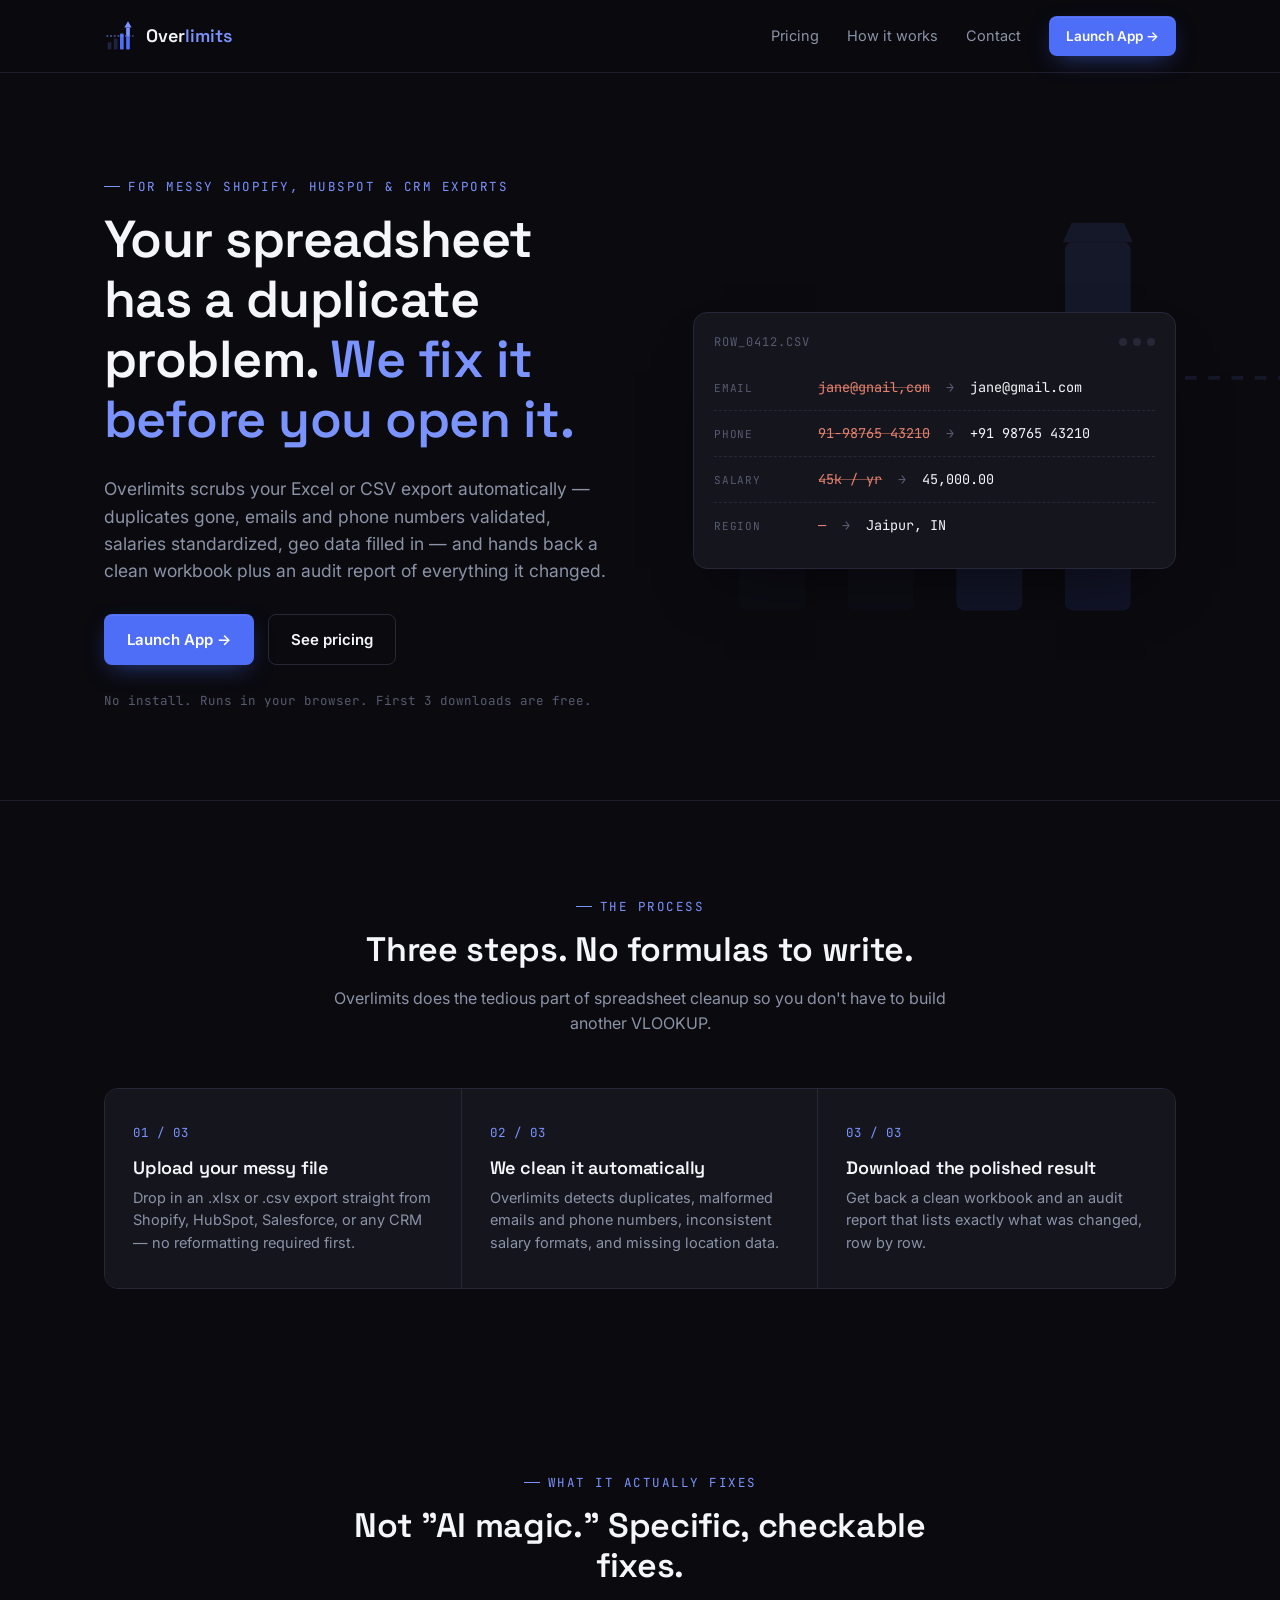
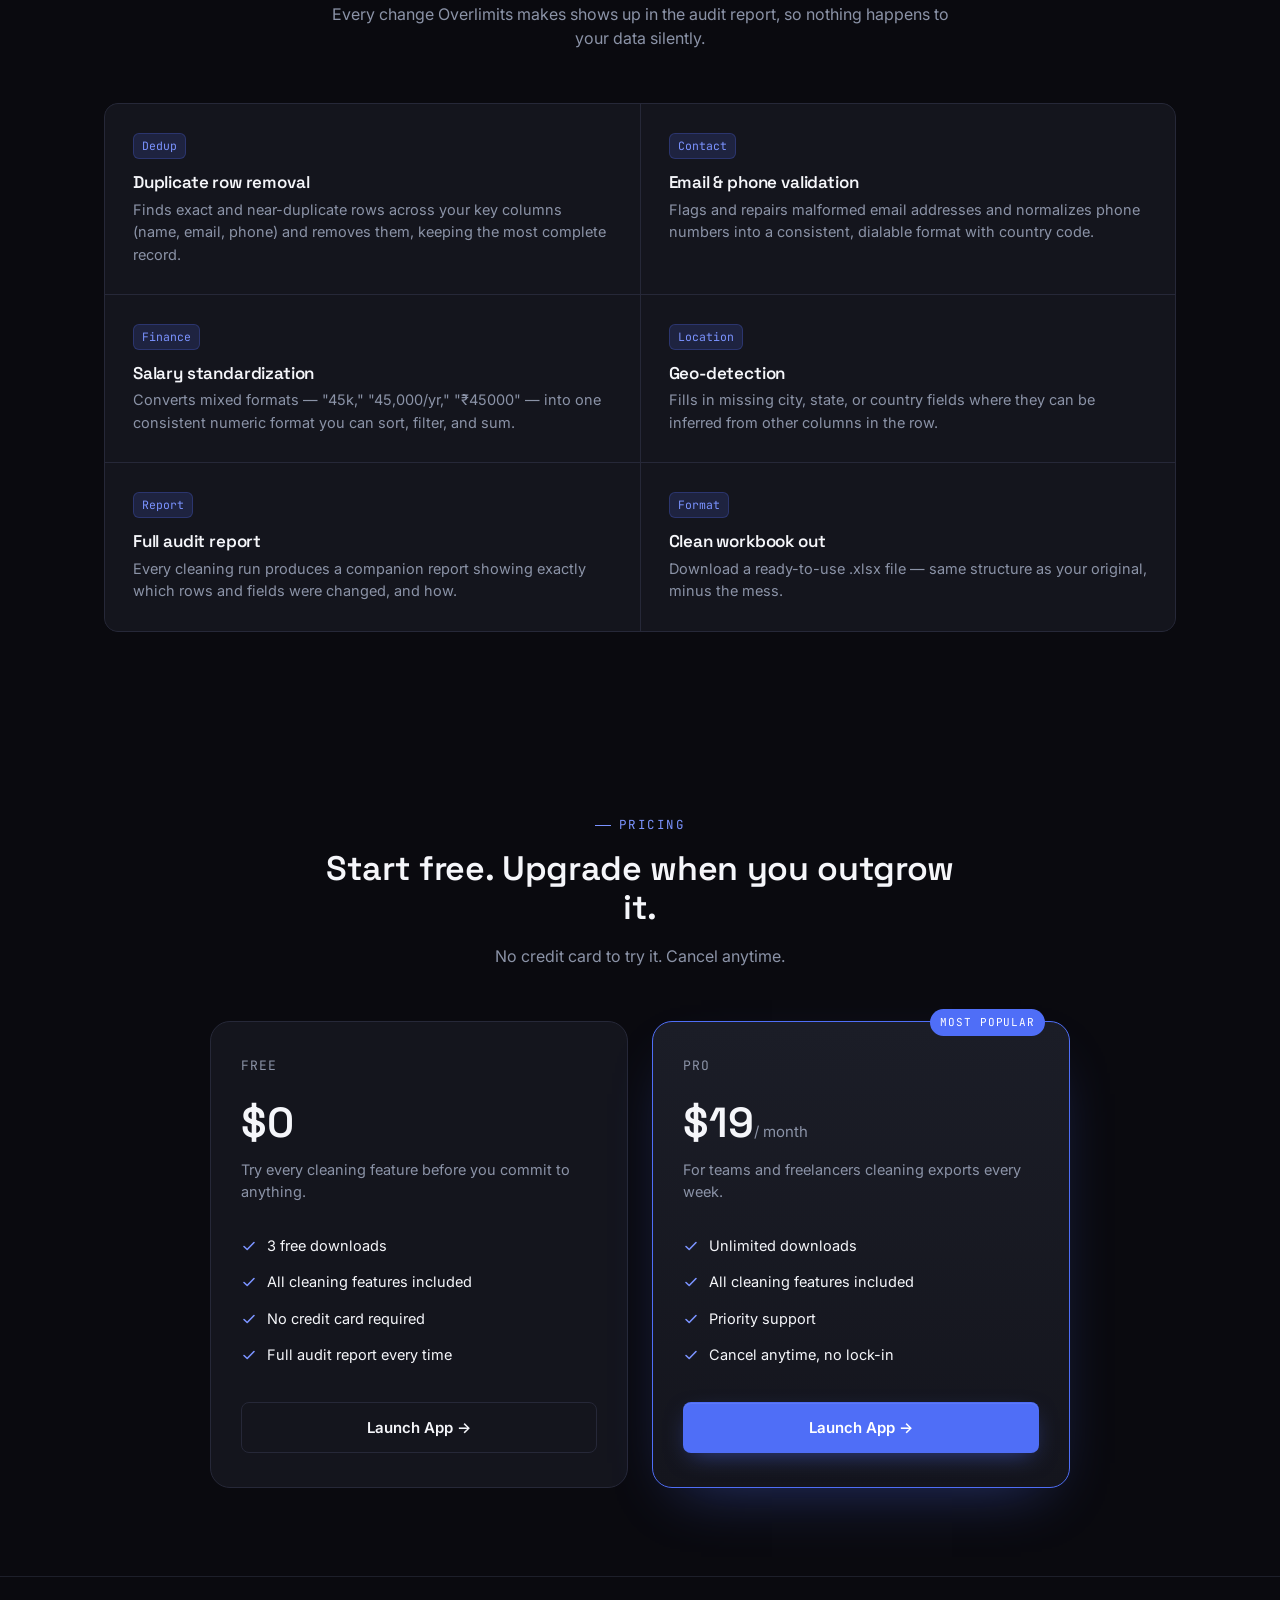
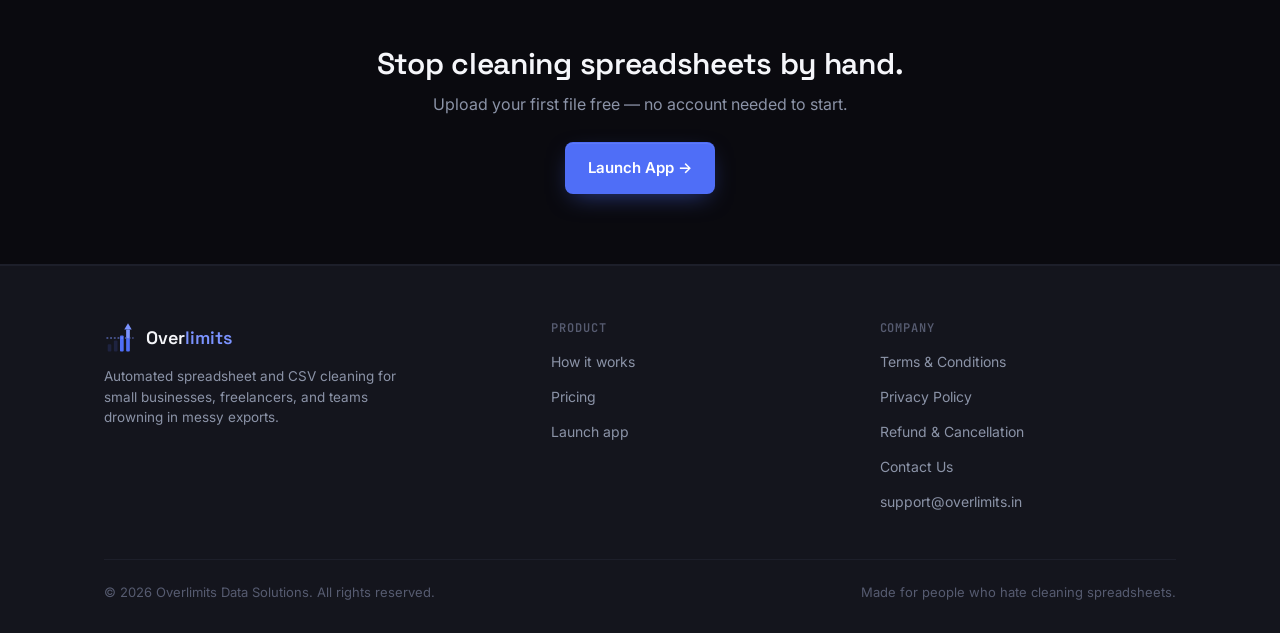
<file: index.html>
<!DOCTYPE html>
<html lang="en">
<head>
<meta charset="UTF-8">
<meta name="viewport" content="width=device-width, initial-scale=1.0">
<title>Overlimits — Automated spreadsheet &amp; CSV data cleaning</title>
<meta name="description" content="Overlimits removes duplicates, fixes broken emails and phone numbers, standardizes salary formats, and fills in missing geo data — automatically. Upload a messy export, download a clean workbook.">
<link rel="icon" type="image/png" href="assets/overlimits-logo-circle.png">
<link rel="preconnect" href="https://fonts.googleapis.com">
<link rel="preconnect" href="https://fonts.gstatic.com" crossorigin>
<link href="https://fonts.googleapis.com/css2?family=Space+Grotesk:wght@500;600;700&family=Inter:wght@400;500;600;700&family=JetBrains+Mono:wght@400;500&display=swap" rel="stylesheet">
<link rel="stylesheet" href="styles.css">
</head>
<body>

<!-- =========================================================
     HEADER — shared across all 5 pages.
     To edit nav links or the "Launch App" URL, look for the
     data-launch-url attribute below.
     ========================================================= -->
<header class="site-header">
  <div class="container">
    <a href="index.html" class="brand">
      <svg viewBox="0 -8 44 52" xmlns="http://www.w3.org/2000/svg" aria-hidden="true">
        <rect x="2"  y="28" width="6" height="12" rx="1.5" fill="#1e2340"/>
        <rect x="12" y="22" width="6" height="18" rx="1.5" fill="#1e2340"/>
        <rect x="22" y="14" width="6" height="26" rx="1.5" fill="#4f6ef7"/>
        <rect x="32" y="18" width="6" height="22" rx="1.5" fill="#4f6ef7"/>
        <rect x="32" y="4"  width="6" height="14" rx="1.5" fill="#7b93ff"/>
        <line x1="0" y1="18" x2="44" y2="18" stroke="#7b93ff" stroke-width="1.5" stroke-dasharray="3 3"/>
        <polygon points="29,4 41,4 35,-6" fill="#7b93ff"/>
      </svg>
      <span class="brand-word">Over<b>limits</b></span>
    </a>
    <button class="nav-toggle" id="navToggle" aria-expanded="false" aria-controls="navLinks" aria-label="Toggle navigation menu">
      <svg width="18" height="18" viewBox="0 0 18 18" fill="none"><path d="M2 4H16M2 9H16M2 14H16" stroke="currentColor" stroke-width="1.6" stroke-linecap="round"/></svg>
    </button>
    <nav class="nav-links" id="navLinks">
      <a href="index.html#pricing">Pricing</a>
      <a href="index.html#how-it-works">How it works</a>
      <a href="contact.html">Contact</a>
      <!-- data-launch-url: change this if the app ever moves off Streamlit -->
      <a href="app.html" class="btn btn-primary btn-sm" data-launch-url>Launch App →</a>
    </nav>
  </div>
</header>

<main>

  <!-- =========================================================
       HERO
       ========================================================= -->
  <section class="hero">
    <svg class="hero-bars" viewBox="0 0 320 220" xmlns="http://www.w3.org/2000/svg" aria-hidden="true">
      <rect x="10"  y="140" width="34" height="60" rx="4" fill="#1e2340"/>
      <rect x="66"  y="105" width="34" height="95" rx="4" fill="#1e2340"/>
      <rect x="122" y="60"  width="34" height="140" rx="4" fill="#4f6ef7"/>
      <rect x="178" y="80"  width="34" height="120" rx="4" fill="#4f6ef7"/>
      <rect x="178" y="10"  width="34" height="70"  rx="4" fill="#7b93ff"/>
      <line x1="0" y1="80" x2="320" y2="80" stroke="#7b93ff" stroke-width="2" stroke-dasharray="6 6"/>
      <polygon points="177,10 213,10 195,-30" fill="#7b93ff"/>
    </svg>

    <div class="container hero-grid">
      <div>
        <span class="eyebrow">For messy Shopify, HubSpot &amp; CRM exports</span>
        <h1>Your spreadsheet has a duplicate problem. <span class="accent">We fix it before you open it.</span></h1>
        <p class="lede">Overlimits scrubs your Excel or CSV export automatically — duplicates gone, emails and phone numbers validated, salaries standardized, geo data filled in — and hands back a clean workbook plus an audit report of everything it changed.</p>
        <div class="hero-ctas">
          <a href="app.html" class="btn btn-primary" data-launch-url>Launch App →</a>
          <a href="#pricing" class="btn btn-secondary">See pricing</a>
        </div>
        <span class="hero-note">No install. Runs in your browser. First 3 downloads are free.</span>
      </div>

      <div class="clean-card" aria-label="Example of a row before and after cleaning">
        <div class="clean-card-head">
          <span>row_0412.csv</span>
          <span class="dots"><span></span><span></span><span></span></span>
        </div>
        <div class="clean-row">
          <span class="label">Email</span>
          <span class="value before"><span class="bad">jane@gnail,com</span> <span class="arrow">→</span> <span class="good">jane@gmail.com</span></span>
        </div>
        <div class="clean-row">
          <span class="label">Phone</span>
          <span class="value before"><span class="bad">91-98765 43210</span> <span class="arrow">→</span> <span class="good">+91 98765 43210</span></span>
        </div>
        <div class="clean-row">
          <span class="label">Salary</span>
          <span class="value before"><span class="bad">45k / yr</span> <span class="arrow">→</span> <span class="good">45,000.00</span></span>
        </div>
        <div class="clean-row">
          <span class="label">Region</span>
          <span class="value before"><span class="bad">—</span> <span class="arrow">→</span> <span class="good">Jaipur, IN</span></span>
        </div>
      </div>
    </div>
  </section>

  <!-- =========================================================
       HOW IT WORKS
       ========================================================= -->
  <section id="how-it-works">
    <div class="container">
      <div class="section-head">
        <span class="eyebrow">The process</span>
        <h2>Three steps. No formulas to write.</h2>
        <p>Overlimits does the tedious part of spreadsheet cleanup so you don't have to build another VLOOKUP.</p>
      </div>
      <div class="steps">
        <div class="step">
          <span class="step-index">01 / 03</span>
          <h3>Upload your messy file</h3>
          <p>Drop in an .xlsx or .csv export straight from Shopify, HubSpot, Salesforce, or any CRM — no reformatting required first.</p>
        </div>
        <div class="step">
          <span class="step-index">02 / 03</span>
          <h3>We clean it automatically</h3>
          <p>Overlimits detects duplicates, malformed emails and phone numbers, inconsistent salary formats, and missing location data.</p>
        </div>
        <div class="step">
          <span class="step-index">03 / 03</span>
          <h3>Download the polished result</h3>
          <p>Get back a clean workbook and an audit report that lists exactly what was changed, row by row.</p>
        </div>
      </div>
    </div>
  </section>

  <!-- =========================================================
       TRUST / FEATURE LIST
       ========================================================= -->
  <section>
    <div class="container">
      <div class="section-head">
        <span class="eyebrow">What it actually fixes</span>
        <h2>Not "AI magic." Specific, checkable fixes.</h2>
        <p>Every change Overlimits makes shows up in the audit report, so nothing happens to your data silently.</p>
      </div>
      <div class="feature-grid">
        <div class="feature">
          <span class="tag">Dedup</span>
          <h3>Duplicate row removal</h3>
          <p>Finds exact and near-duplicate rows across your key columns (name, email, phone) and removes them, keeping the most complete record.</p>
        </div>
        <div class="feature">
          <span class="tag">Contact</span>
          <h3>Email &amp; phone validation</h3>
          <p>Flags and repairs malformed email addresses and normalizes phone numbers into a consistent, dialable format with country code.</p>
        </div>
        <div class="feature">
          <span class="tag">Finance</span>
          <h3>Salary standardization</h3>
          <p>Converts mixed formats — "45k," "45,000/yr," "₹45000" — into one consistent numeric format you can sort, filter, and sum.</p>
        </div>
        <div class="feature">
          <span class="tag">Location</span>
          <h3>Geo-detection</h3>
          <p>Fills in missing city, state, or country fields where they can be inferred from other columns in the row.</p>
        </div>
        <div class="feature">
          <span class="tag">Report</span>
          <h3>Full audit report</h3>
          <p>Every cleaning run produces a companion report showing exactly which rows and fields were changed, and how.</p>
        </div>
        <div class="feature">
          <span class="tag">Format</span>
          <h3>Clean workbook out</h3>
          <p>Download a ready-to-use .xlsx file — same structure as your original, minus the mess.</p>
        </div>
      </div>
    </div>
  </section>

  <!-- =========================================================
       PRICING
       ========================================================= -->
  <section id="pricing">
    <div class="container">
      <div class="section-head">
        <span class="eyebrow">Pricing</span>
        <h2>Start free. Upgrade when you outgrow it.</h2>
        <p>No credit card to try it. Cancel anytime.</p>
      </div>

      <!-- EDITING PRICING: change the numbers below (plan-price)
           and the price-list bullet points. Nothing else needs
           to change — layout adapts automatically. -->
      <div class="pricing-grid">
        <div class="price-card">
          <div class="plan-name">Free</div>
          <div class="plan-price">$0</div>
          <p class="plan-desc">Try every cleaning feature before you commit to anything.</p>
          <ul class="price-list">
            <li><svg width="16" height="16" viewBox="0 0 16 16" fill="none"><path d="M3 8.5L6.2 11.5L13 4.5" stroke="currentColor" stroke-width="1.6" stroke-linecap="round" stroke-linejoin="round"/></svg> 3 free downloads</li>
            <li><svg width="16" height="16" viewBox="0 0 16 16" fill="none"><path d="M3 8.5L6.2 11.5L13 4.5" stroke="currentColor" stroke-width="1.6" stroke-linecap="round" stroke-linejoin="round"/></svg> All cleaning features included</li>
            <li><svg width="16" height="16" viewBox="0 0 16 16" fill="none"><path d="M3 8.5L6.2 11.5L13 4.5" stroke="currentColor" stroke-width="1.6" stroke-linecap="round" stroke-linejoin="round"/></svg> No credit card required</li>
            <li><svg width="16" height="16" viewBox="0 0 16 16" fill="none"><path d="M3 8.5L6.2 11.5L13 4.5" stroke="currentColor" stroke-width="1.6" stroke-linecap="round" stroke-linejoin="round"/></svg> Full audit report every time</li>
          </ul>
          <a href="app.html" class="btn btn-secondary btn-block" data-launch-url>Launch App →</a>
        </div>

        <div class="price-card featured">
          <span class="plan-badge">Most popular</span>
          <div class="plan-name">Pro</div>
          <div class="plan-price">$19<span>/ month</span></div>
          <p class="plan-desc">For teams and freelancers cleaning exports every week.</p>
          <ul class="price-list">
            <li><svg width="16" height="16" viewBox="0 0 16 16" fill="none"><path d="M3 8.5L6.2 11.5L13 4.5" stroke="currentColor" stroke-width="1.6" stroke-linecap="round" stroke-linejoin="round"/></svg> Unlimited downloads</li>
            <li><svg width="16" height="16" viewBox="0 0 16 16" fill="none"><path d="M3 8.5L6.2 11.5L13 4.5" stroke="currentColor" stroke-width="1.6" stroke-linecap="round" stroke-linejoin="round"/></svg> All cleaning features included</li>
            <li><svg width="16" height="16" viewBox="0 0 16 16" fill="none"><path d="M3 8.5L6.2 11.5L13 4.5" stroke="currentColor" stroke-width="1.6" stroke-linecap="round" stroke-linejoin="round"/></svg> Priority support</li>
            <li><svg width="16" height="16" viewBox="0 0 16 16" fill="none"><path d="M3 8.5L6.2 11.5L13 4.5" stroke="currentColor" stroke-width="1.6" stroke-linecap="round" stroke-linejoin="round"/></svg> Cancel anytime, no lock-in</li>
          </ul>
          <a href="app.html" class="btn btn-primary btn-block" data-launch-url>Launch App →</a>
        </div>
      </div>
    </div>
  </section>

  <!-- =========================================================
       CTA BAND
       ========================================================= -->
  <section class="cta-band">
    <div class="container">
      <h2>Stop cleaning spreadsheets by hand.</h2>
      <p>Upload your first file free — no account needed to start.</p>
      <a href="app.html" class="btn btn-primary" data-launch-url>Launch App →</a>
    </div>
  </section>

</main>

<!-- =========================================================
     FOOTER — shared across all 5 pages.
     SUPPORT EMAIL: the visible text below reads support@overlimits.in
     (not live yet — see comment near the mailto link) but the
     actual mailto: link points to overlimits.data@gmail.com until
     the domain email is set up. Swap BOTH once overlimits.in email
     is working.
     ========================================================= -->
<footer class="site-footer">
  <div class="container">
    <div class="footer-top">
      <div class="footer-brand">
        <a href="index.html" class="brand">
          <svg viewBox="0 -8 44 52" xmlns="http://www.w3.org/2000/svg" aria-hidden="true">
            <rect x="2"  y="28" width="6" height="12" rx="1.5" fill="#1e2340"/>
            <rect x="12" y="22" width="6" height="18" rx="1.5" fill="#1e2340"/>
            <rect x="22" y="14" width="6" height="26" rx="1.5" fill="#4f6ef7"/>
            <rect x="32" y="18" width="6" height="22" rx="1.5" fill="#4f6ef7"/>
            <rect x="32" y="4"  width="6" height="14" rx="1.5" fill="#7b93ff"/>
            <line x1="0" y1="18" x2="44" y2="18" stroke="#7b93ff" stroke-width="1.5" stroke-dasharray="3 3"/>
            <polygon points="29,4 41,4 35,-6" fill="#7b93ff"/>
          </svg>
          <span class="brand-word">Over<b>limits</b></span>
        </a>
        <p>Automated spreadsheet and CSV cleaning for small businesses, freelancers, and teams drowning in messy exports.</p>
      </div>
      <div class="footer-col">
        <h4>Product</h4>
        <ul>
          <li><a href="index.html#how-it-works">How it works</a></li>
          <li><a href="index.html#pricing">Pricing</a></li>
          <!-- data-launch-url -->
          <li><a href="app.html" data-launch-url>Launch app</a></li>
        </ul>
      </div>
      <div class="footer-col">
        <h4>Company</h4>
        <ul>
          <li><a href="terms.html">Terms &amp; Conditions</a></li>
          <li><a href="privacy.html">Privacy Policy</a></li>
          <li><a href="refund.html">Refund &amp; Cancellation</a></li>
          <li><a href="contact.html">Contact Us</a></li>
          <!-- SUPPORT EMAIL PLACEHOLDER: visible text is support@overlimits.in,
               mailto currently routes to overlimits.data@gmail.com. -->
          <li><a href="mailto:overlimits.data@gmail.com">support@overlimits.in</a></li>
        </ul>
      </div>
    </div>
    <div class="footer-bottom">
      <span>© 2026 Overlimits Data Solutions. All rights reserved.</span>
      <span>Made for people who hate cleaning spreadsheets.</span>
    </div>
  </div>
</footer>

<script>
  // Mobile nav toggle — shared behavior, no build step needed.
  const navToggle = document.getElementById('navToggle');
  const navLinks = document.getElementById('navLinks');
  if(navToggle && navLinks){
    navToggle.addEventListener('click', () => {
      const isOpen = navLinks.classList.toggle('open');
      navToggle.setAttribute('aria-expanded', isOpen);
    });
  }
</script>
</body>
</html>
</file>
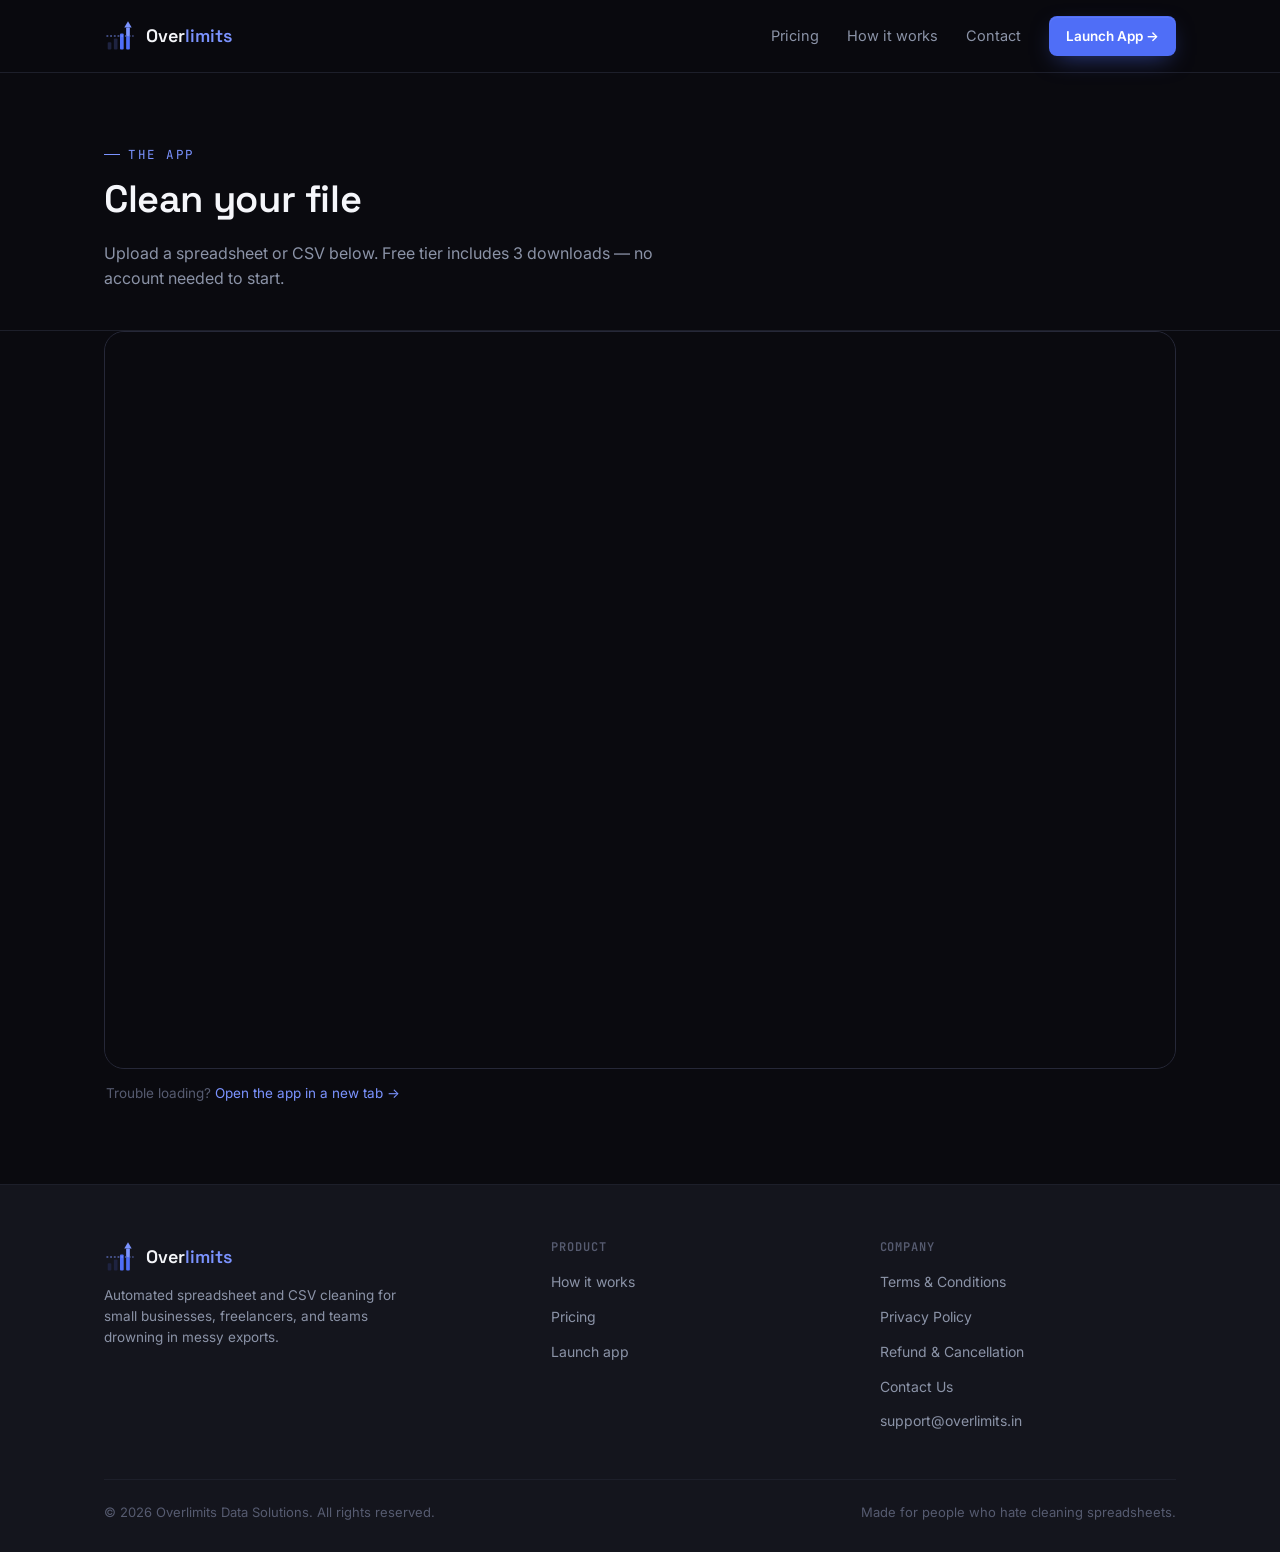
<file: app.html>
<!DOCTYPE html>
<html lang="en">
<head>
<meta charset="UTF-8">
<meta name="viewport" content="width=device-width, initial-scale=1.0">
<title>Launch App — Overlimits</title>
<meta name="description" content="Clean your spreadsheet or CSV export with Overlimits — right here on overlimits.in.">
<link rel="icon" type="image/png" href="assets/overlimits-logo-circle.png">
<link rel="preconnect" href="https://fonts.googleapis.com">
<link rel="preconnect" href="https://fonts.gstatic.com" crossorigin>
<link href="https://fonts.googleapis.com/css2?family=Space+Grotesk:wght@500;600;700&family=Inter:wght@400;500;600;700&family=JetBrains+Mono:wght@400;500&display=swap" rel="stylesheet">
<link rel="stylesheet" href="styles.css">
</head>
<body>

<header class="site-header">
  <div class="container">
    <a href="index.html" class="brand">
      <svg viewBox="0 -8 44 52" xmlns="http://www.w3.org/2000/svg" aria-hidden="true">
        <rect x="2"  y="28" width="6" height="12" rx="1.5" fill="#1e2340"/>
        <rect x="12" y="22" width="6" height="18" rx="1.5" fill="#1e2340"/>
        <rect x="22" y="14" width="6" height="26" rx="1.5" fill="#4f6ef7"/>
        <rect x="32" y="18" width="6" height="22" rx="1.5" fill="#4f6ef7"/>
        <rect x="32" y="4"  width="6" height="14" rx="1.5" fill="#7b93ff"/>
        <line x1="0" y1="18" x2="44" y2="18" stroke="#7b93ff" stroke-width="1.5" stroke-dasharray="3 3"/>
        <polygon points="29,4 41,4 35,-6" fill="#7b93ff"/>
      </svg>
      <span class="brand-word">Over<b>limits</b></span>
    </a>
    <button class="nav-toggle" id="navToggle" aria-expanded="false" aria-controls="navLinks" aria-label="Toggle navigation menu">
      <svg width="18" height="18" viewBox="0 0 18 18" fill="none"><path d="M2 4H16M2 9H16M2 14H16" stroke="currentColor" stroke-width="1.6" stroke-linecap="round"/></svg>
    </button>
    <nav class="nav-links" id="navLinks">
      <a href="index.html#pricing">Pricing</a>
      <a href="index.html#how-it-works">How it works</a>
      <a href="contact.html">Contact</a>
      <a href="app.html" class="btn btn-primary btn-sm" aria-current="page">Launch App →</a>
    </nav>
  </div>
</header>

<main>
  <section class="legal-hero" style="padding-bottom:24px;">
    <div class="container">
      <span class="eyebrow">The app</span>
      <h1>Clean your file</h1>
      <p style="color:var(--text-muted); max-width:560px; margin-top:8px;">
        Upload a spreadsheet or CSV below. Free tier includes 3 downloads — no account needed to start.
      </p>
    </div>
  </section>

  <!-- =========================================================
       APP EMBED
       ---------------------------------------------------------
       The actual cleaning tool runs on Streamlit Community Cloud
       at overlimits.streamlit.app. It's embedded here via iframe
       using Streamlit's officially supported ?embed=true param,
       so the user's browser URL stays on overlimits.in the whole
       time instead of navigating away.

       STREAMLIT_APP_URL: if the app ever moves off Streamlit or
       the URL changes, this is the ONE place to update it.
       ========================================================= -->
  <section style="padding:0 0 80px;">
    <div class="container">
      <div class="app-frame-wrap">
        <iframe
          src="https://overlimits.streamlit.app/?embed=true"
          title="Overlimits data cleaning app"
          class="app-frame"
          loading="lazy"
          allow="clipboard-write"
        ></iframe>
      </div>
      <p class="app-frame-note">
        Trouble loading? <a href="https://overlimits.streamlit.app" target="_blank" rel="noopener">Open the app in a new tab →</a>
      </p>
    </div>
  </section>
</main>

<footer class="site-footer">
  <div class="container">
    <div class="footer-top">
      <div class="footer-brand">
        <a href="index.html" class="brand">
          <svg viewBox="0 -8 44 52" xmlns="http://www.w3.org/2000/svg" aria-hidden="true">
            <rect x="2"  y="28" width="6" height="12" rx="1.5" fill="#1e2340"/>
            <rect x="12" y="22" width="6" height="18" rx="1.5" fill="#1e2340"/>
            <rect x="22" y="14" width="6" height="26" rx="1.5" fill="#4f6ef7"/>
            <rect x="32" y="18" width="6" height="22" rx="1.5" fill="#4f6ef7"/>
            <rect x="32" y="4"  width="6" height="14" rx="1.5" fill="#7b93ff"/>
            <line x1="0" y1="18" x2="44" y2="18" stroke="#7b93ff" stroke-width="1.5" stroke-dasharray="3 3"/>
            <polygon points="29,4 41,4 35,-6" fill="#7b93ff"/>
          </svg>
          <span class="brand-word">Over<b>limits</b></span>
        </a>
        <p>Automated spreadsheet and CSV cleaning for small businesses, freelancers, and teams drowning in messy exports.</p>
      </div>
      <div class="footer-col">
        <h4>Product</h4>
        <ul>
          <li><a href="index.html#how-it-works">How it works</a></li>
          <li><a href="index.html#pricing">Pricing</a></li>
          <li><a href="app.html">Launch app</a></li>
        </ul>
      </div>
      <div class="footer-col">
        <h4>Company</h4>
        <ul>
          <li><a href="terms.html">Terms &amp; Conditions</a></li>
          <li><a href="privacy.html">Privacy Policy</a></li>
          <li><a href="refund.html">Refund &amp; Cancellation</a></li>
          <li><a href="contact.html">Contact Us</a></li>
          <!-- SUPPORT EMAIL PLACEHOLDER: visible text is support@overlimits.in,
               mailto currently routes to overlimits.data@gmail.com. -->
          <li><a href="mailto:overlimits.data@gmail.com">support@overlimits.in</a></li>
        </ul>
      </div>
    </div>
    <div class="footer-bottom">
      <span>© 2026 Overlimits Data Solutions. All rights reserved.</span>
      <span>Made for people who hate cleaning spreadsheets.</span>
    </div>
  </div>
</footer>

<script>
  const navToggle = document.getElementById('navToggle');
  const navLinks = document.getElementById('navLinks');
  if(navToggle && navLinks){
    navToggle.addEventListener('click', () => {
      const isOpen = navLinks.classList.toggle('open');
      navToggle.setAttribute('aria-expanded', isOpen);
    });
  }
</script>
</body>
</html>
</file>
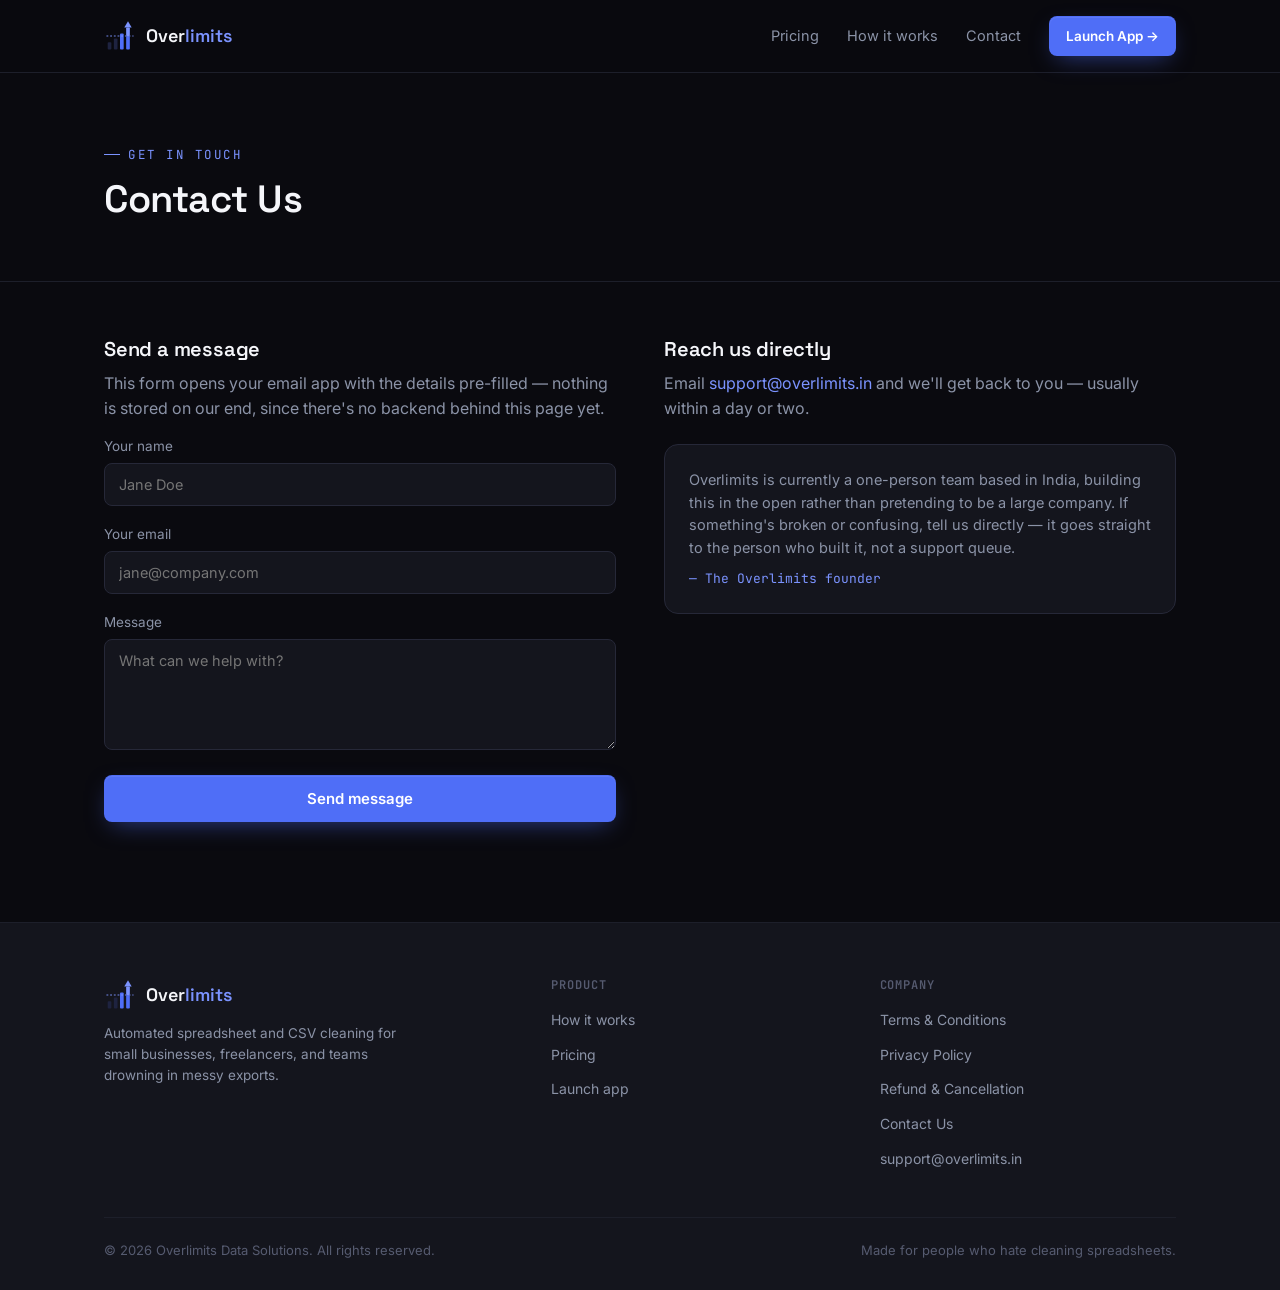
<file: contact.html>
<!DOCTYPE html>
<html lang="en">
<head>
<meta charset="UTF-8">
<meta name="viewport" content="width=device-width, initial-scale=1.0">
<title>Contact Us — Overlimits</title>
<meta name="description" content="Get in touch with Overlimits — a solo-run data cleaning tool based in India.">
<link rel="icon" type="image/png" href="assets/overlimits-logo-circle.png">
<link rel="preconnect" href="https://fonts.googleapis.com">
<link rel="preconnect" href="https://fonts.gstatic.com" crossorigin>
<link href="https://fonts.googleapis.com/css2?family=Space+Grotesk:wght@500;600;700&family=Inter:wght@400;500;600;700&family=JetBrains+Mono:wght@400;500&display=swap" rel="stylesheet">
<link rel="stylesheet" href="styles.css">
</head>
<body>

<header class="site-header">
  <div class="container">
    <a href="index.html" class="brand">
      <svg viewBox="0 -8 44 52" xmlns="http://www.w3.org/2000/svg" aria-hidden="true">
        <rect x="2"  y="28" width="6" height="12" rx="1.5" fill="#1e2340"/>
        <rect x="12" y="22" width="6" height="18" rx="1.5" fill="#1e2340"/>
        <rect x="22" y="14" width="6" height="26" rx="1.5" fill="#4f6ef7"/>
        <rect x="32" y="18" width="6" height="22" rx="1.5" fill="#4f6ef7"/>
        <rect x="32" y="4"  width="6" height="14" rx="1.5" fill="#7b93ff"/>
        <line x1="0" y1="18" x2="44" y2="18" stroke="#7b93ff" stroke-width="1.5" stroke-dasharray="3 3"/>
        <polygon points="29,4 41,4 35,-6" fill="#7b93ff"/>
      </svg>
      <span class="brand-word">Over<b>limits</b></span>
    </a>
    <button class="nav-toggle" id="navToggle" aria-expanded="false" aria-controls="navLinks" aria-label="Toggle navigation menu">
      <svg width="18" height="18" viewBox="0 0 18 18" fill="none"><path d="M2 4H16M2 9H16M2 14H16" stroke="currentColor" stroke-width="1.6" stroke-linecap="round"/></svg>
    </button>
    <nav class="nav-links" id="navLinks">
      <a href="index.html#pricing">Pricing</a>
      <a href="index.html#how-it-works">How it works</a>
      <a href="contact.html">Contact</a>
      <a href="app.html" class="btn btn-primary btn-sm" data-launch-url>Launch App →</a>
    </nav>
  </div>
</header>

<main>
  <section class="legal-hero">
    <div class="container">
      <span class="eyebrow">Get in touch</span>
      <h1>Contact Us</h1>
    </div>
  </section>

  <section style="padding:56px 0 100px;">
    <div class="container contact-grid">

      <div>
        <h2 class="mt-0" style="font-size:20px;">Send a message</h2>
        <p>This form opens your email app with the details pre-filled — nothing is stored on our end, since there's no backend behind this page yet.</p>

        <!-- No backend for this MVP: the "Send" button opens the user's
             email client via a mailto: link built from the form fields. -->
        <form id="contactForm">
          <div class="form-field">
            <label for="cName">Your name</label>
            <input type="text" id="cName" name="cName" placeholder="Jane Doe" required>
          </div>
          <div class="form-field">
            <label for="cEmail">Your email</label>
            <input type="email" id="cEmail" name="cEmail" placeholder="jane@company.com" required>
          </div>
          <div class="form-field">
            <label for="cMessage">Message</label>
            <textarea id="cMessage" name="cMessage" rows="5" placeholder="What can we help with?" required></textarea>
          </div>
          <button type="submit" class="btn btn-primary btn-block">Send message</button>
        </form>
      </div>

      <div>
        <h2 class="mt-0" style="font-size:20px;">Reach us directly</h2>
        <!-- SUPPORT EMAIL PLACEHOLDER: visible text is support@overlimits.in,
             mailto currently routes to overlimits.data@gmail.com until domain
             email (overlimits.in) is set up. Update both once it's live. -->
        <p>Email <a href="mailto:overlimits.data@gmail.com" style="color:var(--accent-light);">support@overlimits.in</a> and we'll get back to you — usually within a day or two.</p>

        <div class="contact-note">
          Overlimits is currently a one-person team based in India, building this in the open rather than pretending to be a large company. If something's broken or confusing, tell us directly — it goes straight to the person who built it, not a support queue.
          <span class="sig">— The Overlimits founder</span>
        </div>
      </div>

    </div>
  </section>
</main>

<footer class="site-footer">
  <div class="container">
    <div class="footer-top">
      <div class="footer-brand">
        <a href="index.html" class="brand">
          <svg viewBox="0 -8 44 52" xmlns="http://www.w3.org/2000/svg" aria-hidden="true">
            <rect x="2"  y="28" width="6" height="12" rx="1.5" fill="#1e2340"/>
            <rect x="12" y="22" width="6" height="18" rx="1.5" fill="#1e2340"/>
            <rect x="22" y="14" width="6" height="26" rx="1.5" fill="#4f6ef7"/>
            <rect x="32" y="18" width="6" height="22" rx="1.5" fill="#4f6ef7"/>
            <rect x="32" y="4"  width="6" height="14" rx="1.5" fill="#7b93ff"/>
            <line x1="0" y1="18" x2="44" y2="18" stroke="#7b93ff" stroke-width="1.5" stroke-dasharray="3 3"/>
            <polygon points="29,4 41,4 35,-6" fill="#7b93ff"/>
          </svg>
          <span class="brand-word">Over<b>limits</b></span>
        </a>
        <p>Automated spreadsheet and CSV cleaning for small businesses, freelancers, and teams drowning in messy exports.</p>
      </div>
      <div class="footer-col">
        <h4>Product</h4>
        <ul>
          <li><a href="index.html#how-it-works">How it works</a></li>
          <li><a href="index.html#pricing">Pricing</a></li>
          <li><a href="app.html" data-launch-url>Launch app</a></li>
        </ul>
      </div>
      <div class="footer-col">
        <h4>Company</h4>
        <ul>
          <li><a href="terms.html">Terms &amp; Conditions</a></li>
          <li><a href="privacy.html">Privacy Policy</a></li>
          <li><a href="refund.html">Refund &amp; Cancellation</a></li>
          <li><a href="contact.html">Contact Us</a></li>
          <li><a href="mailto:overlimits.data@gmail.com">support@overlimits.in</a></li>
        </ul>
      </div>
    </div>
    <div class="footer-bottom">
      <span>© 2026 Overlimits Data Solutions. All rights reserved.</span>
      <span>Made for people who hate cleaning spreadsheets.</span>
    </div>
  </div>
</footer>

<script>
  const navToggle = document.getElementById('navToggle');
  const navLinks = document.getElementById('navLinks');
  if(navToggle && navLinks){
    navToggle.addEventListener('click', () => {
      const isOpen = navLinks.classList.toggle('open');
      navToggle.setAttribute('aria-expanded', isOpen);
    });
  }

  // Contact form: no backend, so build a mailto: link from the fields
  // and hand off to the user's email client.
  const contactForm = document.getElementById('contactForm');
  if(contactForm){
    contactForm.addEventListener('submit', function(e){
      e.preventDefault();
      const name = document.getElementById('cName').value;
      const email = document.getElementById('cEmail').value;
      const message = document.getElementById('cMessage').value;
      const subject = encodeURIComponent('Overlimits support request from ' + name);
      const body = encodeURIComponent(message + '\n\n— ' + name + ' (' + email + ')');
      // SUPPORT EMAIL PLACEHOLDER: routes to overlimits.data@gmail.com until
      // domain email (overlimits.in) is set up.
      window.location.href = 'mailto:overlimits.data@gmail.com?subject=' + subject + '&body=' + body;
    });
  }
</script>
</body>
</html>
</file>
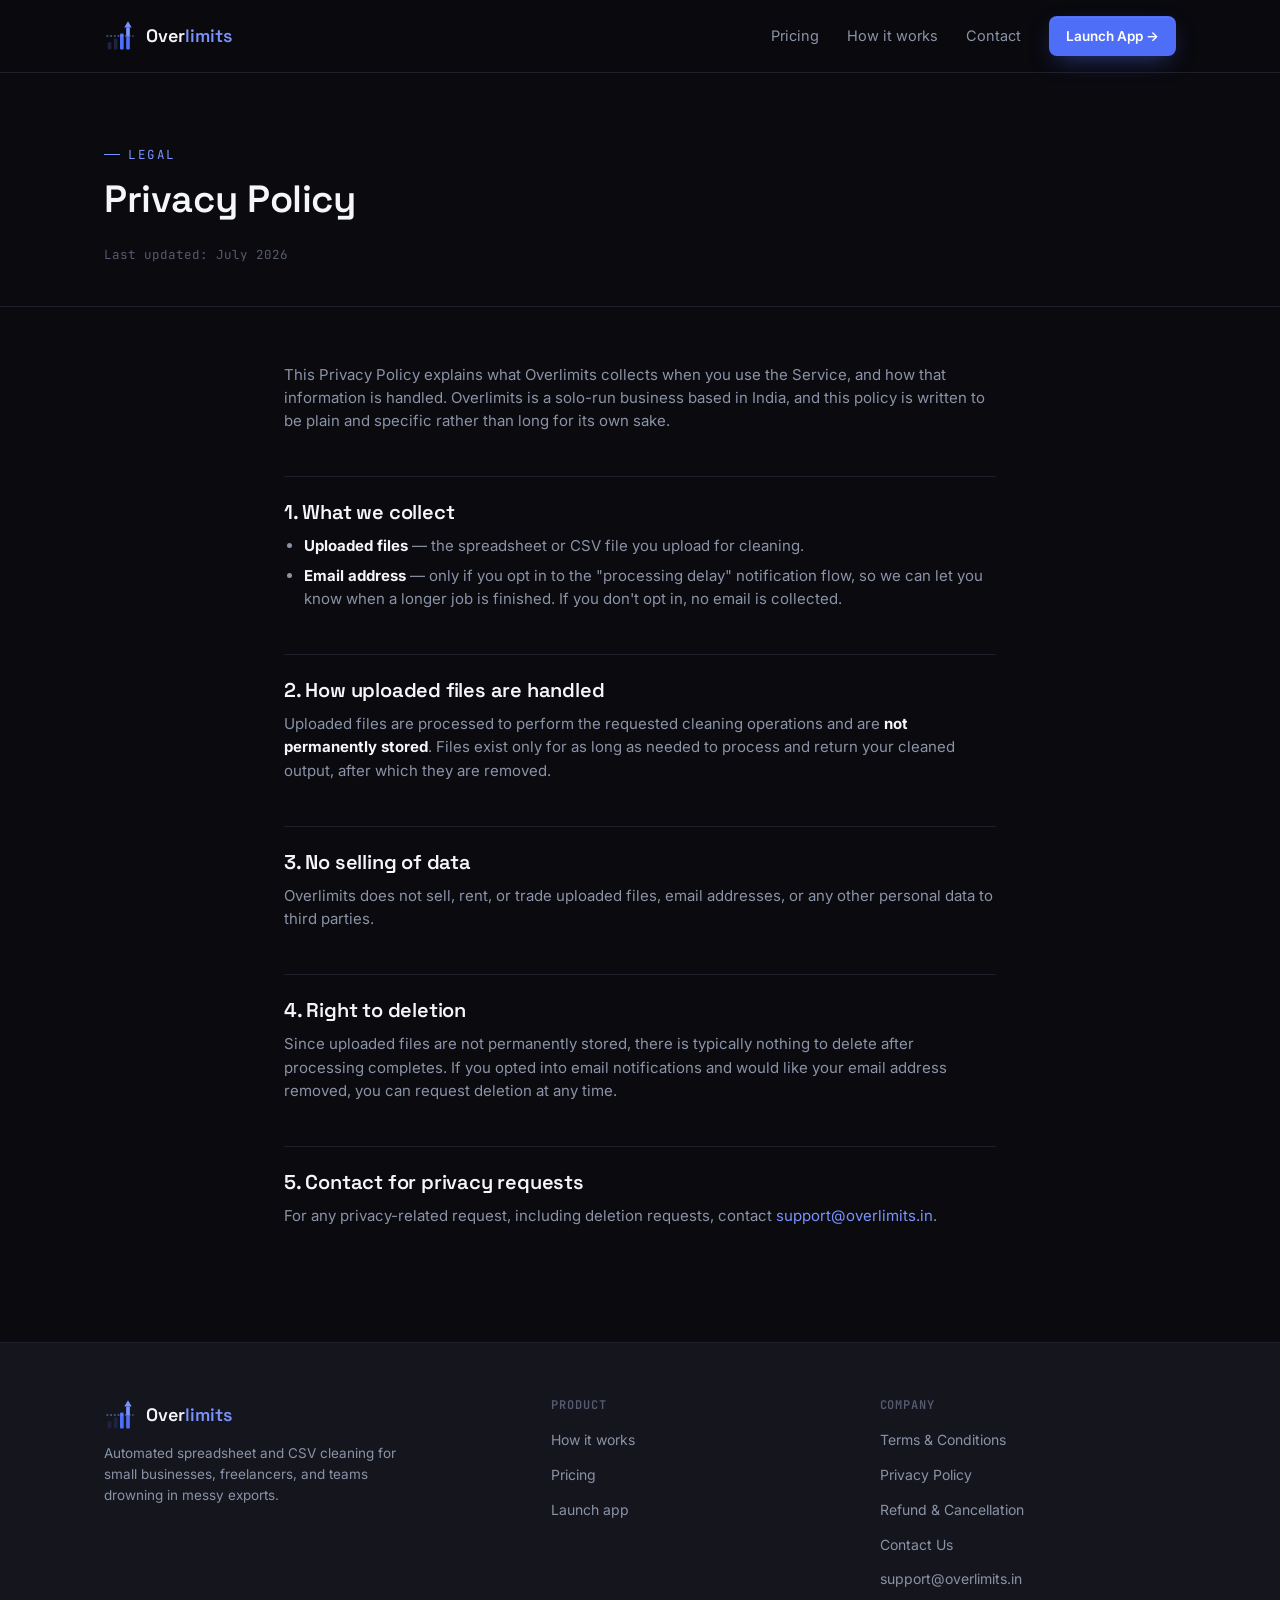
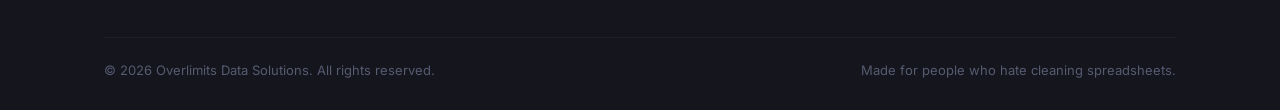
<file: privacy.html>
<!DOCTYPE html>
<html lang="en">
<head>
<meta charset="UTF-8">
<meta name="viewport" content="width=device-width, initial-scale=1.0">
<title>Privacy Policy — Overlimits</title>
<meta name="description" content="How Overlimits handles uploaded files, email addresses, and personal data.">
<link rel="icon" type="image/png" href="assets/overlimits-logo-circle.png">
<link rel="preconnect" href="https://fonts.googleapis.com">
<link rel="preconnect" href="https://fonts.gstatic.com" crossorigin>
<link href="https://fonts.googleapis.com/css2?family=Space+Grotesk:wght@500;600;700&family=Inter:wght@400;500;600;700&family=JetBrains+Mono:wght@400;500&display=swap" rel="stylesheet">
<link rel="stylesheet" href="styles.css">
</head>
<body>

<header class="site-header">
  <div class="container">
    <a href="index.html" class="brand">
      <svg viewBox="0 -8 44 52" xmlns="http://www.w3.org/2000/svg" aria-hidden="true">
        <rect x="2"  y="28" width="6" height="12" rx="1.5" fill="#1e2340"/>
        <rect x="12" y="22" width="6" height="18" rx="1.5" fill="#1e2340"/>
        <rect x="22" y="14" width="6" height="26" rx="1.5" fill="#4f6ef7"/>
        <rect x="32" y="18" width="6" height="22" rx="1.5" fill="#4f6ef7"/>
        <rect x="32" y="4"  width="6" height="14" rx="1.5" fill="#7b93ff"/>
        <line x1="0" y1="18" x2="44" y2="18" stroke="#7b93ff" stroke-width="1.5" stroke-dasharray="3 3"/>
        <polygon points="29,4 41,4 35,-6" fill="#7b93ff"/>
      </svg>
      <span class="brand-word">Over<b>limits</b></span>
    </a>
    <button class="nav-toggle" id="navToggle" aria-expanded="false" aria-controls="navLinks" aria-label="Toggle navigation menu">
      <svg width="18" height="18" viewBox="0 0 18 18" fill="none"><path d="M2 4H16M2 9H16M2 14H16" stroke="currentColor" stroke-width="1.6" stroke-linecap="round"/></svg>
    </button>
    <nav class="nav-links" id="navLinks">
      <a href="index.html#pricing">Pricing</a>
      <a href="index.html#how-it-works">How it works</a>
      <a href="contact.html">Contact</a>
      <a href="app.html" class="btn btn-primary btn-sm" data-launch-url>Launch App →</a>
    </nav>
  </div>
</header>

<main>
  <section class="legal-hero">
    <div class="container">
      <span class="eyebrow">Legal</span>
      <h1>Privacy Policy</h1>
      <span class="updated">Last updated: July 2026</span>
    </div>
  </section>

  <section style="padding:0;">
    <div class="legal-body">
      <p>This Privacy Policy explains what Overlimits collects when you use the Service, and how that information is handled. Overlimits is a solo-run business based in India, and this policy is written to be plain and specific rather than long for its own sake.</p>

      <h2>1. What we collect</h2>
      <ul>
        <li><strong>Uploaded files</strong> — the spreadsheet or CSV file you upload for cleaning.</li>
        <li><strong>Email address</strong> — only if you opt in to the "processing delay" notification flow, so we can let you know when a longer job is finished. If you don't opt in, no email is collected.</li>
      </ul>

      <h2>2. How uploaded files are handled</h2>
      <p>Uploaded files are processed to perform the requested cleaning operations and are <strong>not permanently stored</strong>. Files exist only for as long as needed to process and return your cleaned output, after which they are removed.</p>

      <h2>3. No selling of data</h2>
      <p>Overlimits does not sell, rent, or trade uploaded files, email addresses, or any other personal data to third parties.</p>

      <h2>4. Right to deletion</h2>
      <p>Since uploaded files are not permanently stored, there is typically nothing to delete after processing completes. If you opted into email notifications and would like your email address removed, you can request deletion at any time.</p>

      <h2>5. Contact for privacy requests</h2>
      <!-- SUPPORT EMAIL PLACEHOLDER: same logic as footer — see comment there. -->
      <p>For any privacy-related request, including deletion requests, contact <a href="mailto:overlimits.data@gmail.com">support@overlimits.in</a>.</p>
    </div>
  </section>
</main>

<footer class="site-footer">
  <div class="container">
    <div class="footer-top">
      <div class="footer-brand">
        <a href="index.html" class="brand">
          <svg viewBox="0 -8 44 52" xmlns="http://www.w3.org/2000/svg" aria-hidden="true">
            <rect x="2"  y="28" width="6" height="12" rx="1.5" fill="#1e2340"/>
            <rect x="12" y="22" width="6" height="18" rx="1.5" fill="#1e2340"/>
            <rect x="22" y="14" width="6" height="26" rx="1.5" fill="#4f6ef7"/>
            <rect x="32" y="18" width="6" height="22" rx="1.5" fill="#4f6ef7"/>
            <rect x="32" y="4"  width="6" height="14" rx="1.5" fill="#7b93ff"/>
            <line x1="0" y1="18" x2="44" y2="18" stroke="#7b93ff" stroke-width="1.5" stroke-dasharray="3 3"/>
            <polygon points="29,4 41,4 35,-6" fill="#7b93ff"/>
          </svg>
          <span class="brand-word">Over<b>limits</b></span>
        </a>
        <p>Automated spreadsheet and CSV cleaning for small businesses, freelancers, and teams drowning in messy exports.</p>
      </div>
      <div class="footer-col">
        <h4>Product</h4>
        <ul>
          <li><a href="index.html#how-it-works">How it works</a></li>
          <li><a href="index.html#pricing">Pricing</a></li>
          <li><a href="app.html" data-launch-url>Launch app</a></li>
        </ul>
      </div>
      <div class="footer-col">
        <h4>Company</h4>
        <ul>
          <li><a href="terms.html">Terms &amp; Conditions</a></li>
          <li><a href="privacy.html">Privacy Policy</a></li>
          <li><a href="refund.html">Refund &amp; Cancellation</a></li>
          <li><a href="contact.html">Contact Us</a></li>
          <li><a href="mailto:overlimits.data@gmail.com">support@overlimits.in</a></li>
        </ul>
      </div>
    </div>
    <div class="footer-bottom">
      <span>© 2026 Overlimits Data Solutions. All rights reserved.</span>
      <span>Made for people who hate cleaning spreadsheets.</span>
    </div>
  </div>
</footer>

<script>
  const navToggle = document.getElementById('navToggle');
  const navLinks = document.getElementById('navLinks');
  if(navToggle && navLinks){
    navToggle.addEventListener('click', () => {
      const isOpen = navLinks.classList.toggle('open');
      navToggle.setAttribute('aria-expanded', isOpen);
    });
  }
</script>
</body>
</html>
</file>
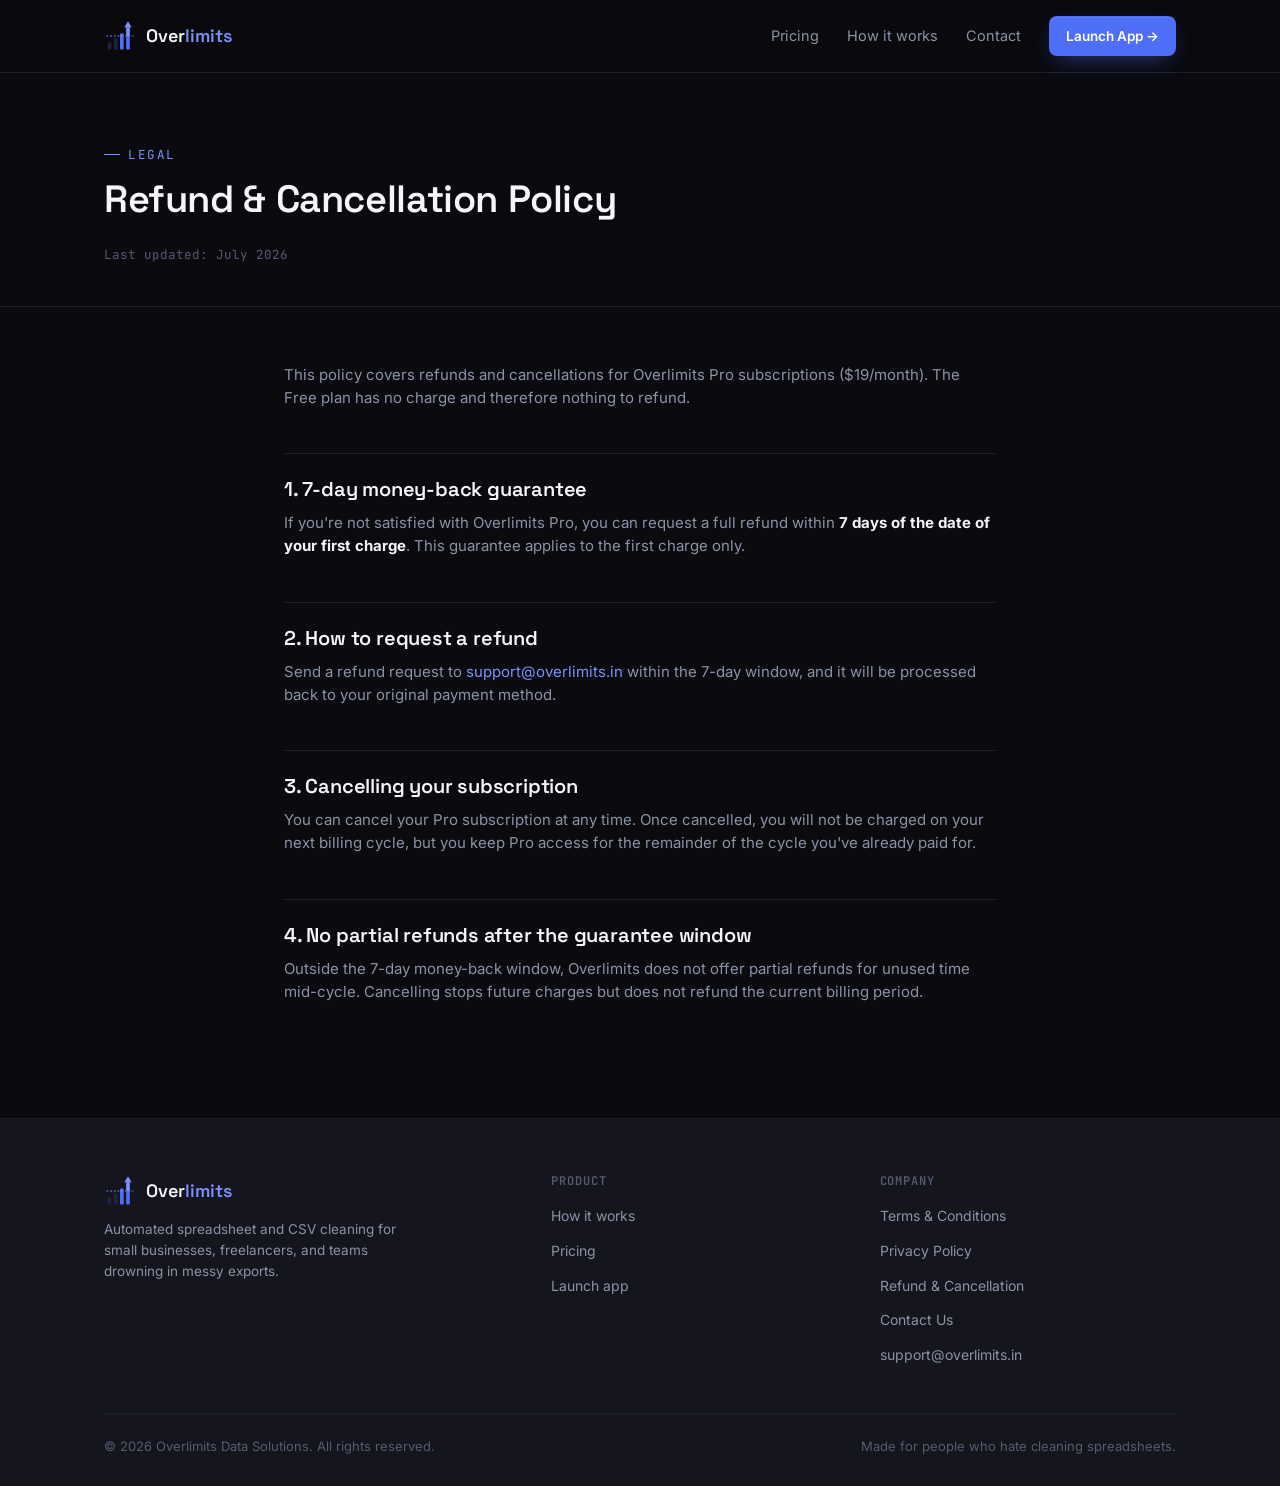
<file: refund.html>
<!DOCTYPE html>
<html lang="en">
<head>
<meta charset="UTF-8">
<meta name="viewport" content="width=device-width, initial-scale=1.0">
<title>Refund &amp; Cancellation Policy — Overlimits</title>
<meta name="description" content="Refund and cancellation terms for Overlimits Pro subscriptions.">
<link rel="icon" type="image/png" href="assets/overlimits-logo-circle.png">
<link rel="preconnect" href="https://fonts.googleapis.com">
<link rel="preconnect" href="https://fonts.gstatic.com" crossorigin>
<link href="https://fonts.googleapis.com/css2?family=Space+Grotesk:wght@500;600;700&family=Inter:wght@400;500;600;700&family=JetBrains+Mono:wght@400;500&display=swap" rel="stylesheet">
<link rel="stylesheet" href="styles.css">
</head>
<body>

<header class="site-header">
  <div class="container">
    <a href="index.html" class="brand">
      <svg viewBox="0 -8 44 52" xmlns="http://www.w3.org/2000/svg" aria-hidden="true">
        <rect x="2"  y="28" width="6" height="12" rx="1.5" fill="#1e2340"/>
        <rect x="12" y="22" width="6" height="18" rx="1.5" fill="#1e2340"/>
        <rect x="22" y="14" width="6" height="26" rx="1.5" fill="#4f6ef7"/>
        <rect x="32" y="18" width="6" height="22" rx="1.5" fill="#4f6ef7"/>
        <rect x="32" y="4"  width="6" height="14" rx="1.5" fill="#7b93ff"/>
        <line x1="0" y1="18" x2="44" y2="18" stroke="#7b93ff" stroke-width="1.5" stroke-dasharray="3 3"/>
        <polygon points="29,4 41,4 35,-6" fill="#7b93ff"/>
      </svg>
      <span class="brand-word">Over<b>limits</b></span>
    </a>
    <button class="nav-toggle" id="navToggle" aria-expanded="false" aria-controls="navLinks" aria-label="Toggle navigation menu">
      <svg width="18" height="18" viewBox="0 0 18 18" fill="none"><path d="M2 4H16M2 9H16M2 14H16" stroke="currentColor" stroke-width="1.6" stroke-linecap="round"/></svg>
    </button>
    <nav class="nav-links" id="navLinks">
      <a href="index.html#pricing">Pricing</a>
      <a href="index.html#how-it-works">How it works</a>
      <a href="contact.html">Contact</a>
      <a href="app.html" class="btn btn-primary btn-sm" data-launch-url>Launch App →</a>
    </nav>
  </div>
</header>

<main>
  <section class="legal-hero">
    <div class="container">
      <span class="eyebrow">Legal</span>
      <h1>Refund &amp; Cancellation Policy</h1>
      <span class="updated">Last updated: July 2026</span>
    </div>
  </section>

  <section style="padding:0;">
    <div class="legal-body">
      <p>This policy covers refunds and cancellations for Overlimits Pro subscriptions ($19/month). The Free plan has no charge and therefore nothing to refund.</p>

      <h2>1. 7-day money-back guarantee</h2>
      <p>If you're not satisfied with Overlimits Pro, you can request a full refund within <strong>7 days of the date of your first charge</strong>. This guarantee applies to the first charge only.</p>

      <h2>2. How to request a refund</h2>
      <!-- SUPPORT EMAIL PLACEHOLDER: same logic as footer — see comment there. -->
      <p>Send a refund request to <a href="mailto:overlimits.data@gmail.com">support@overlimits.in</a> within the 7-day window, and it will be processed back to your original payment method.</p>

      <h2>3. Cancelling your subscription</h2>
      <p>You can cancel your Pro subscription at any time. Once cancelled, you will not be charged on your next billing cycle, but you keep Pro access for the remainder of the cycle you've already paid for.</p>

      <h2>4. No partial refunds after the guarantee window</h2>
      <p>Outside the 7-day money-back window, Overlimits does not offer partial refunds for unused time mid-cycle. Cancelling stops future charges but does not refund the current billing period.</p>
    </div>
  </section>
</main>

<footer class="site-footer">
  <div class="container">
    <div class="footer-top">
      <div class="footer-brand">
        <a href="index.html" class="brand">
          <svg viewBox="0 -8 44 52" xmlns="http://www.w3.org/2000/svg" aria-hidden="true">
            <rect x="2"  y="28" width="6" height="12" rx="1.5" fill="#1e2340"/>
            <rect x="12" y="22" width="6" height="18" rx="1.5" fill="#1e2340"/>
            <rect x="22" y="14" width="6" height="26" rx="1.5" fill="#4f6ef7"/>
            <rect x="32" y="18" width="6" height="22" rx="1.5" fill="#4f6ef7"/>
            <rect x="32" y="4"  width="6" height="14" rx="1.5" fill="#7b93ff"/>
            <line x1="0" y1="18" x2="44" y2="18" stroke="#7b93ff" stroke-width="1.5" stroke-dasharray="3 3"/>
            <polygon points="29,4 41,4 35,-6" fill="#7b93ff"/>
          </svg>
          <span class="brand-word">Over<b>limits</b></span>
        </a>
        <p>Automated spreadsheet and CSV cleaning for small businesses, freelancers, and teams drowning in messy exports.</p>
      </div>
      <div class="footer-col">
        <h4>Product</h4>
        <ul>
          <li><a href="index.html#how-it-works">How it works</a></li>
          <li><a href="index.html#pricing">Pricing</a></li>
          <li><a href="app.html" data-launch-url>Launch app</a></li>
        </ul>
      </div>
      <div class="footer-col">
        <h4>Company</h4>
        <ul>
          <li><a href="terms.html">Terms &amp; Conditions</a></li>
          <li><a href="privacy.html">Privacy Policy</a></li>
          <li><a href="refund.html">Refund &amp; Cancellation</a></li>
          <li><a href="contact.html">Contact Us</a></li>
          <li><a href="mailto:overlimits.data@gmail.com">support@overlimits.in</a></li>
        </ul>
      </div>
    </div>
    <div class="footer-bottom">
      <span>© 2026 Overlimits Data Solutions. All rights reserved.</span>
      <span>Made for people who hate cleaning spreadsheets.</span>
    </div>
  </div>
</footer>

<script>
  const navToggle = document.getElementById('navToggle');
  const navLinks = document.getElementById('navLinks');
  if(navToggle && navLinks){
    navToggle.addEventListener('click', () => {
      const isOpen = navLinks.classList.toggle('open');
      navToggle.setAttribute('aria-expanded', isOpen);
    });
  }
</script>
</body>
</html>
</file>
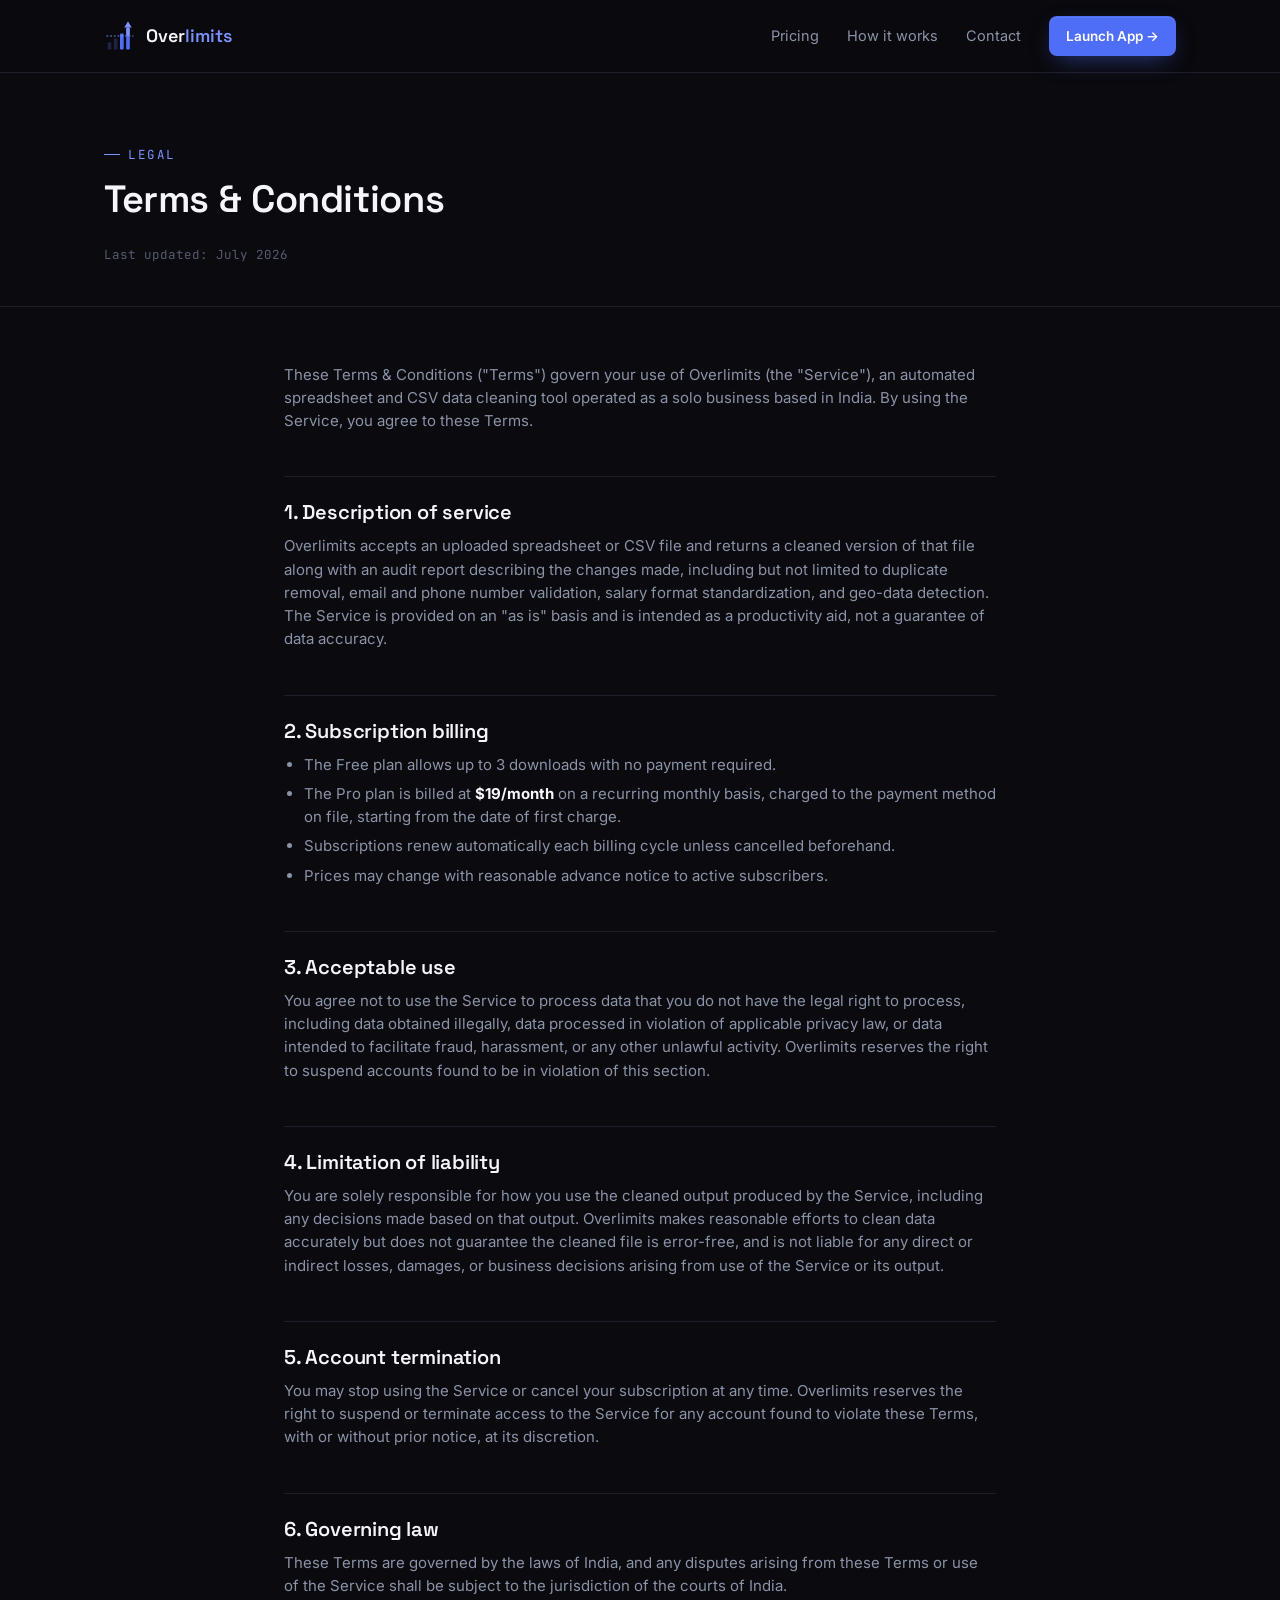
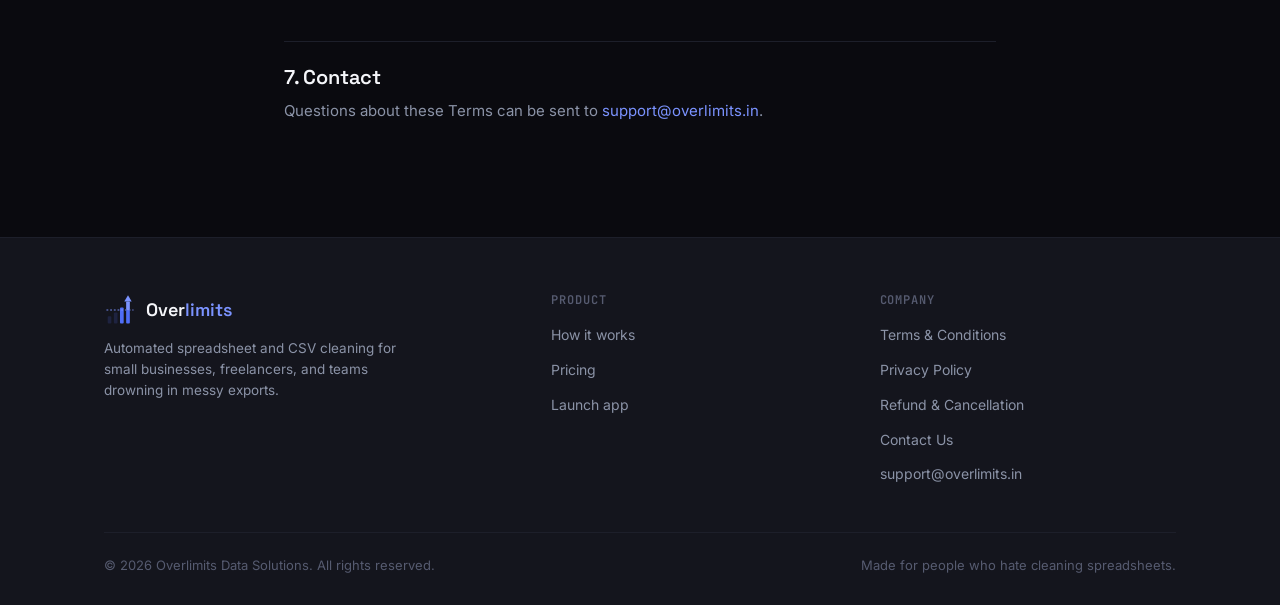
<file: terms.html>
<!DOCTYPE html>
<html lang="en">
<head>
<meta charset="UTF-8">
<meta name="viewport" content="width=device-width, initial-scale=1.0">
<title>Terms &amp; Conditions — Overlimits</title>
<meta name="description" content="Terms and conditions for using Overlimits, the automated spreadsheet and CSV cleaning tool.">
<link rel="icon" type="image/png" href="assets/overlimits-logo-circle.png">
<link rel="preconnect" href="https://fonts.googleapis.com">
<link rel="preconnect" href="https://fonts.gstatic.com" crossorigin>
<link href="https://fonts.googleapis.com/css2?family=Space+Grotesk:wght@500;600;700&family=Inter:wght@400;500;600;700&family=JetBrains+Mono:wght@400;500&display=swap" rel="stylesheet">
<link rel="stylesheet" href="styles.css">
</head>
<body>

<header class="site-header">
  <div class="container">
    <a href="index.html" class="brand">
      <svg viewBox="0 -8 44 52" xmlns="http://www.w3.org/2000/svg" aria-hidden="true">
        <rect x="2"  y="28" width="6" height="12" rx="1.5" fill="#1e2340"/>
        <rect x="12" y="22" width="6" height="18" rx="1.5" fill="#1e2340"/>
        <rect x="22" y="14" width="6" height="26" rx="1.5" fill="#4f6ef7"/>
        <rect x="32" y="18" width="6" height="22" rx="1.5" fill="#4f6ef7"/>
        <rect x="32" y="4"  width="6" height="14" rx="1.5" fill="#7b93ff"/>
        <line x1="0" y1="18" x2="44" y2="18" stroke="#7b93ff" stroke-width="1.5" stroke-dasharray="3 3"/>
        <polygon points="29,4 41,4 35,-6" fill="#7b93ff"/>
      </svg>
      <span class="brand-word">Over<b>limits</b></span>
    </a>
    <button class="nav-toggle" id="navToggle" aria-expanded="false" aria-controls="navLinks" aria-label="Toggle navigation menu">
      <svg width="18" height="18" viewBox="0 0 18 18" fill="none"><path d="M2 4H16M2 9H16M2 14H16" stroke="currentColor" stroke-width="1.6" stroke-linecap="round"/></svg>
    </button>
    <nav class="nav-links" id="navLinks">
      <a href="index.html#pricing">Pricing</a>
      <a href="index.html#how-it-works">How it works</a>
      <a href="contact.html">Contact</a>
      <a href="app.html" class="btn btn-primary btn-sm" data-launch-url>Launch App →</a>
    </nav>
  </div>
</header>

<main>
  <section class="legal-hero">
    <div class="container">
      <span class="eyebrow">Legal</span>
      <h1>Terms &amp; Conditions</h1>
      <span class="updated">Last updated: July 2026</span>
    </div>
  </section>

  <section style="padding:0;">
    <div class="legal-body">
      <p>These Terms &amp; Conditions ("Terms") govern your use of Overlimits (the "Service"), an automated spreadsheet and CSV data cleaning tool operated as a solo business based in India. By using the Service, you agree to these Terms.</p>

      <h2>1. Description of service</h2>
      <p>Overlimits accepts an uploaded spreadsheet or CSV file and returns a cleaned version of that file along with an audit report describing the changes made, including but not limited to duplicate removal, email and phone number validation, salary format standardization, and geo-data detection. The Service is provided on an "as is" basis and is intended as a productivity aid, not a guarantee of data accuracy.</p>

      <h2>2. Subscription billing</h2>
      <ul>
        <li>The Free plan allows up to 3 downloads with no payment required.</li>
        <li>The Pro plan is billed at <strong>$19/month</strong> on a recurring monthly basis, charged to the payment method on file, starting from the date of first charge.</li>
        <li>Subscriptions renew automatically each billing cycle unless cancelled beforehand.</li>
        <li>Prices may change with reasonable advance notice to active subscribers.</li>
      </ul>

      <h2>3. Acceptable use</h2>
      <p>You agree not to use the Service to process data that you do not have the legal right to process, including data obtained illegally, data processed in violation of applicable privacy law, or data intended to facilitate fraud, harassment, or any other unlawful activity. Overlimits reserves the right to suspend accounts found to be in violation of this section.</p>

      <h2>4. Limitation of liability</h2>
      <p>You are solely responsible for how you use the cleaned output produced by the Service, including any decisions made based on that output. Overlimits makes reasonable efforts to clean data accurately but does not guarantee the cleaned file is error-free, and is not liable for any direct or indirect losses, damages, or business decisions arising from use of the Service or its output.</p>

      <h2>5. Account termination</h2>
      <p>You may stop using the Service or cancel your subscription at any time. Overlimits reserves the right to suspend or terminate access to the Service for any account found to violate these Terms, with or without prior notice, at its discretion.</p>

      <h2>6. Governing law</h2>
      <p>These Terms are governed by the laws of India, and any disputes arising from these Terms or use of the Service shall be subject to the jurisdiction of the courts of India.</p>

      <h2>7. Contact</h2>
      <!-- SUPPORT EMAIL PLACEHOLDER: same logic as footer — see comment there. -->
      <p>Questions about these Terms can be sent to <a href="mailto:overlimits.data@gmail.com">support@overlimits.in</a>.</p>
    </div>
  </section>
</main>

<footer class="site-footer">
  <div class="container">
    <div class="footer-top">
      <div class="footer-brand">
        <a href="index.html" class="brand">
          <svg viewBox="0 -8 44 52" xmlns="http://www.w3.org/2000/svg" aria-hidden="true">
            <rect x="2"  y="28" width="6" height="12" rx="1.5" fill="#1e2340"/>
            <rect x="12" y="22" width="6" height="18" rx="1.5" fill="#1e2340"/>
            <rect x="22" y="14" width="6" height="26" rx="1.5" fill="#4f6ef7"/>
            <rect x="32" y="18" width="6" height="22" rx="1.5" fill="#4f6ef7"/>
            <rect x="32" y="4"  width="6" height="14" rx="1.5" fill="#7b93ff"/>
            <line x1="0" y1="18" x2="44" y2="18" stroke="#7b93ff" stroke-width="1.5" stroke-dasharray="3 3"/>
            <polygon points="29,4 41,4 35,-6" fill="#7b93ff"/>
          </svg>
          <span class="brand-word">Over<b>limits</b></span>
        </a>
        <p>Automated spreadsheet and CSV cleaning for small businesses, freelancers, and teams drowning in messy exports.</p>
      </div>
      <div class="footer-col">
        <h4>Product</h4>
        <ul>
          <li><a href="index.html#how-it-works">How it works</a></li>
          <li><a href="index.html#pricing">Pricing</a></li>
          <li><a href="app.html" data-launch-url>Launch app</a></li>
        </ul>
      </div>
      <div class="footer-col">
        <h4>Company</h4>
        <ul>
          <li><a href="terms.html">Terms &amp; Conditions</a></li>
          <li><a href="privacy.html">Privacy Policy</a></li>
          <li><a href="refund.html">Refund &amp; Cancellation</a></li>
          <li><a href="contact.html">Contact Us</a></li>
          <li><a href="mailto:overlimits.data@gmail.com">support@overlimits.in</a></li>
        </ul>
      </div>
    </div>
    <div class="footer-bottom">
      <span>© 2026 Overlimits Data Solutions. All rights reserved.</span>
      <span>Made for people who hate cleaning spreadsheets.</span>
    </div>
  </div>
</footer>

<script>
  const navToggle = document.getElementById('navToggle');
  const navLinks = document.getElementById('navLinks');
  if(navToggle && navLinks){
    navToggle.addEventListener('click', () => {
      const isOpen = navLinks.classList.toggle('open');
      navToggle.setAttribute('aria-expanded', isOpen);
    });
  }
</script>
</body>
</html>
</file>
<file: styles.css>
/* =========================================================
   OVERLIMITS — shared stylesheet
   ---------------------------------------------------------
   COLOR TOKENS — pulled directly from the logo artwork.
   If you ever rebrand, this is the ONLY place colors live.
   ========================================================= */
:root{
  --bg:            #0a0a0f;   /* page background, matches logo bg */
  --surface:       #14151d;   /* cards, nav, footer */
  --surface-2:     #1b1d27;   /* raised cards (pricing "Pro" card) */
  --border:        #262838;   /* hairline borders */
  --border-soft:   #1d1f2a;

  --accent:        #4f6ef7;   /* primary periwinkle blue (from "LIMITS") */
  --accent-light:  #7b93ff;   /* lighter blue (bar tip / arrow) */
  --accent-dim:    #1e2340;   /* muted navy (short bars, subtle fills) */
  --accent-ink:    #0b0e1f;   /* text placed ON accent-colored buttons */

  --text:          #f5f6fa;   /* primary text, off-white */
  --text-muted:    #8b93a7;   /* secondary text, gray-blue */
  --text-faint:    #565b70;   /* tertiary / disabled */

  --good:          #6fd3a3;   /* used sparingly for "fixed" states */

  --radius-sm: 8px;
  --radius-md: 14px;
  --radius-lg: 20px;

  --container: 1120px;

  --font-display: "Space Grotesk", "Inter", sans-serif;
  --font-body: "Inter", sans-serif;
  --font-mono: "JetBrains Mono", monospace;
}

/* =========================================================
   RESET / BASE
   ========================================================= */
*, *::before, *::after{ box-sizing: border-box; }
html{ scroll-behavior: smooth; }
body{
  margin: 0;
  background: var(--bg);
  color: var(--text);
  font-family: var(--font-body);
  font-size: 16px;
  line-height: 1.55;
  -webkit-font-smoothing: antialiased;
}
img{ max-width: 100%; display: block; }
a{ color: inherit; text-decoration: none; }
ul{ margin: 0; padding: 0; list-style: none; }
h1,h2,h3,h4{
  font-family: var(--font-display);
  font-weight: 600;
  line-height: 1.15;
  margin: 0 0 .5em;
  letter-spacing: -0.01em;
}
p{ margin: 0 0 1em; color: var(--text-muted); }
:focus-visible{
  outline: 2px solid var(--accent-light);
  outline-offset: 3px;
  border-radius: 4px;
}
@media (prefers-reduced-motion: reduce){
  *{ animation-duration: .001ms !important; animation-iteration-count: 1 !important; transition-duration: .001ms !important; scroll-behavior: auto !important; }
}

.container{
  width: 100%;
  max-width: var(--container);
  margin: 0 auto;
  padding: 0 24px;
}
.eyebrow{
  font-family: var(--font-mono);
  font-size: 12.5px;
  letter-spacing: .12em;
  text-transform: uppercase;
  color: var(--accent-light);
  display: inline-flex;
  align-items: center;
  gap: 8px;
  margin-bottom: 14px;
}
.eyebrow::before{
  content: "";
  width: 16px; height: 1px;
  background: var(--accent-light);
  display: inline-block;
}

/* =========================================================
   BUTTONS
   ========================================================= */
.btn{
  display: inline-flex;
  align-items: center;
  justify-content: center;
  gap: 8px;
  font-family: var(--font-body);
  font-weight: 600;
  font-size: 15px;
  padding: 13px 22px;
  border-radius: var(--radius-sm);
  border: 1px solid transparent;
  cursor: pointer;
  transition: transform .15s ease, background .15s ease, border-color .15s ease, box-shadow .15s ease;
  white-space: nowrap;
}
.btn-primary{
  background: var(--accent);
  color: #ffffff;
  box-shadow: 0 1px 0 rgba(255,255,255,.08) inset, 0 8px 24px -8px rgba(79,110,247,.55);
}
.btn-primary:hover{ background: #5f7cf9; transform: translateY(-1px); }
.btn-secondary{
  background: transparent;
  color: var(--text);
  border-color: var(--border);
}
.btn-secondary:hover{ border-color: var(--accent-light); color: var(--accent-light); }
.btn-block{ width: 100%; }
.btn-sm{ padding: 9px 16px; font-size: 13.5px; }

/* =========================================================
   HEADER / NAV
   ========================================================= */
.site-header{
  position: sticky;
  top: 0;
  z-index: 50;
  background: rgba(10,10,15,.82);
  backdrop-filter: blur(10px);
  border-bottom: 1px solid var(--border-soft);
}
.site-header .container{
  display: flex;
  align-items: center;
  justify-content: space-between;
  height: 72px;
}
.brand{
  display: inline-flex;
  align-items: center;
  gap: 10px;
  font-family: var(--font-display);
  font-weight: 600;
  font-size: 18px;
  color: var(--text);
}
.brand svg{ width: 32px; height: 32px; flex-shrink: 0; }
.brand .brand-word b{ color: var(--accent-light); font-weight: 600; }

.nav-links{
  display: flex;
  align-items: center;
  gap: 28px;
}
.nav-links a:not(.btn){
  font-size: 14.5px;
  color: var(--text-muted);
  transition: color .15s ease;
}
.nav-links a:not(.btn):hover{ color: var(--text); }

.nav-toggle{ display: none; }

@media (max-width: 720px){
  .nav-links{
    position: fixed;
    inset: 72px 0 auto 0;
    background: var(--surface);
    border-bottom: 1px solid var(--border);
    flex-direction: column;
    align-items: stretch;
    padding: 18px 24px 24px;
    gap: 16px;
    transform: translateY(-8px);
    opacity: 0;
    pointer-events: none;
    transition: opacity .18s ease, transform .18s ease;
  }
  .nav-links.open{
    opacity: 1;
    transform: translateY(0);
    pointer-events: auto;
  }
  .nav-toggle{
    display: inline-flex;
    align-items: center;
    justify-content: center;
    width: 40px; height: 40px;
    background: transparent;
    border: 1px solid var(--border);
    border-radius: var(--radius-sm);
    color: var(--text);
  }
}

/* =========================================================
   HERO
   ========================================================= */
.hero{
  position: relative;
  overflow: hidden;
  padding: 96px 0 88px;
  border-bottom: 1px solid var(--border-soft);
}
.hero-bars{
  position: absolute;
  right: -60px;
  top: 50%;
  transform: translateY(-50%);
  width: 620px;
  opacity: .10;
  pointer-events: none;
}
.hero-grid{
  position: relative;
  z-index: 1;
  display: grid;
  grid-template-columns: 1.05fr .95fr;
  gap: 56px;
  align-items: center;
}
.hero h1{
  font-size: clamp(34px, 4.4vw, 52px);
  max-width: 15ch;
}
.hero h1 .accent{ color: var(--accent-light); }
.hero .lede{
  font-size: 17.5px;
  max-width: 46ch;
  margin-bottom: 30px;
}
.hero-ctas{
  display: flex;
  align-items: center;
  gap: 14px;
  flex-wrap: wrap;
  margin-bottom: 22px;
}
.hero-note{
  font-family: var(--font-mono);
  font-size: 12.5px;
  color: var(--text-faint);
}

/* --- signature element: the data-cleaning strip --- */
.clean-card{
  background: var(--surface);
  border: 1px solid var(--border);
  border-radius: var(--radius-md);
  padding: 20px;
  box-shadow: 0 30px 60px -30px rgba(0,0,0,.6);
}
.clean-card-head{
  display: flex;
  justify-content: space-between;
  align-items: center;
  margin-bottom: 14px;
  font-family: var(--font-mono);
  font-size: 12px;
  color: var(--text-faint);
  text-transform: uppercase;
  letter-spacing: .08em;
}
.clean-card-head .dots{ display: flex; gap: 6px; }
.clean-card-head .dots span{
  width: 8px; height: 8px; border-radius: 50%;
  background: var(--border);
  display: inline-block;
}
.clean-row{
  display: grid;
  grid-template-columns: 90px 1fr;
  gap: 14px;
  padding: 12px 0;
  border-bottom: 1px dashed var(--border);
  align-items: start;
}
.clean-row:last-child{ border-bottom: none; }
.clean-row .label{
  font-family: var(--font-mono);
  font-size: 11px;
  color: var(--text-faint);
  text-transform: uppercase;
  letter-spacing: .06em;
  padding-top: 3px;
}
.clean-row .value{ font-family: var(--font-mono); font-size: 13.5px; }
.clean-row .before .bad{ color: #e8836f; text-decoration: line-through; text-decoration-color: rgba(232,131,111,.5); }
.clean-row .after .good{ color: var(--good); }
.clean-row .arrow{ color: var(--text-faint); margin: 0 8px; }

/* =========================================================
   SECTIONS (generic)
   ========================================================= */
section{ padding: 88px 0; }
.section-head{
  max-width: 640px;
  margin: 0 auto 52px;
  text-align: center;
}
.section-head h2{ font-size: clamp(26px, 3vw, 34px); }
.section-head p{ font-size: 16px; }

/* =========================================================
   HOW IT WORKS
   ========================================================= */
.steps{
  display: grid;
  grid-template-columns: repeat(3, 1fr);
  gap: 0;
  border: 1px solid var(--border);
  border-radius: var(--radius-md);
  overflow: hidden;
}
.step{
  padding: 34px 28px;
  background: var(--surface);
  border-right: 1px solid var(--border);
  position: relative;
}
.step:last-child{ border-right: none; }
.step-index{
  font-family: var(--font-mono);
  font-size: 12.5px;
  color: var(--accent-light);
  margin-bottom: 16px;
  display: block;
}
.step h3{ font-size: 18px; margin-bottom: 8px; }
.step p{ font-size: 14.5px; margin-bottom: 0; }

@media (max-width: 820px){
  .steps{ grid-template-columns: 1fr; }
  .step{ border-right: none; border-bottom: 1px solid var(--border); }
  .step:last-child{ border-bottom: none; }
}

/* =========================================================
   FEATURES / TRUST
   ========================================================= */
.feature-grid{
  display: grid;
  grid-template-columns: repeat(2, 1fr);
  gap: 1px;
  background: var(--border);
  border: 1px solid var(--border);
  border-radius: var(--radius-md);
  overflow: hidden;
}
.feature{
  background: var(--surface);
  padding: 28px;
}
.feature .tag{
  font-family: var(--font-mono);
  font-size: 11.5px;
  color: var(--accent-light);
  background: var(--accent-dim);
  border: 1px solid rgba(79,110,247,.25);
  padding: 3px 8px;
  border-radius: 6px;
  display: inline-block;
  margin-bottom: 14px;
}
.feature h3{ font-size: 17px; margin-bottom: 6px; }
.feature p{ font-size: 14.5px; margin-bottom: 0; }

@media (max-width: 720px){
  .feature-grid{ grid-template-columns: 1fr; }
}

/* =========================================================
   PRICING
   ========================================================= */
.pricing-grid{
  display: grid;
  grid-template-columns: repeat(2, 1fr);
  gap: 24px;
  max-width: 860px;
  margin: 0 auto;
}
.price-card{
  background: var(--surface);
  border: 1px solid var(--border);
  border-radius: var(--radius-lg);
  padding: 34px 30px;
  display: flex;
  flex-direction: column;
}
.price-card.featured{
  background: linear-gradient(180deg, var(--surface-2), var(--surface));
  border-color: var(--accent);
  box-shadow: 0 24px 60px -28px rgba(79,110,247,.45);
  position: relative;
}
.price-card .plan-badge{
  position: absolute;
  top: -13px; right: 24px;
  background: var(--accent);
  color: #fff;
  font-family: var(--font-mono);
  font-size: 11px;
  letter-spacing: .08em;
  text-transform: uppercase;
  padding: 5px 10px;
  border-radius: 999px;
}
.price-card .plan-name{
  font-family: var(--font-mono);
  font-size: 13px;
  color: var(--text-muted);
  text-transform: uppercase;
  letter-spacing: .08em;
  margin-bottom: 14px;
}
.price-card .plan-price{
  font-family: var(--font-display);
  font-size: 42px;
  font-weight: 600;
  margin-bottom: 4px;
}
.price-card .plan-price span{
  font-family: var(--font-body);
  font-size: 15px;
  font-weight: 400;
  color: var(--text-muted);
}
.price-card .plan-desc{ font-size: 14.5px; margin-bottom: 24px; }
.price-list{ margin-bottom: 28px; flex-grow: 1; }
.price-list li{
  display: flex;
  gap: 10px;
  align-items: flex-start;
  font-size: 14.5px;
  color: var(--text);
  padding: 7px 0;
}
.price-list li svg{ flex-shrink: 0; margin-top: 3px; color: var(--accent-light); }

@media (max-width: 720px){
  .pricing-grid{ grid-template-columns: 1fr; }
}

/* =========================================================
   CTA BAND
   ========================================================= */
.cta-band{
  border-top: 1px solid var(--border-soft);
  border-bottom: 1px solid var(--border-soft);
  text-align: center;
  padding: 70px 0;
}
.cta-band h2{ font-size: clamp(24px, 3vw, 30px); margin-bottom: 10px; }
.cta-band p{ margin-bottom: 26px; }

/* =========================================================
   FOOTER
   ========================================================= */
.site-footer{
  background: var(--surface);
  border-top: 1px solid var(--border-soft);
  padding: 56px 0 30px;
}
.footer-top{
  display: grid;
  grid-template-columns: 1.4fr 1fr 1fr;
  gap: 32px;
  padding-bottom: 36px;
  border-bottom: 1px solid var(--border-soft);
}
.footer-brand .brand{ margin-bottom: 12px; }
.footer-brand p{ font-size: 13.5px; max-width: 34ch; }
.footer-col h4{
  font-family: var(--font-mono);
  font-size: 12px;
  text-transform: uppercase;
  letter-spacing: .08em;
  color: var(--text-faint);
  margin-bottom: 14px;
}
.footer-col ul li{ margin-bottom: 10px; }
.footer-col a{ font-size: 14px; color: var(--text-muted); }
.footer-col a:hover{ color: var(--accent-light); }
.footer-bottom{
  display: flex;
  justify-content: space-between;
  align-items: center;
  padding-top: 22px;
  font-size: 13px;
  color: var(--text-faint);
  flex-wrap: wrap;
  gap: 10px;
}

@media (max-width: 720px){
  .footer-top{ grid-template-columns: 1fr; gap: 28px; }
  .footer-bottom{ flex-direction: column; align-items: flex-start; }
}

/* =========================================================
   LEGAL PAGES (terms / privacy / refund)
   ========================================================= */
.legal-hero{
  padding: 64px 0 40px;
  border-bottom: 1px solid var(--border-soft);
}
.legal-hero h1{ font-size: clamp(28px, 4vw, 38px); }
.legal-hero .updated{
  font-family: var(--font-mono);
  font-size: 12.5px;
  color: var(--text-faint);
}
.legal-body{
  max-width: 760px;
  margin: 0 auto;
  padding: 56px 24px 100px;
}
.legal-body h2{
  font-size: 20px;
  margin-top: 44px;
  padding-top: 4px;
  border-top: 1px solid var(--border-soft);
  padding-top: 24px;
}
.legal-body h2:first-child{ margin-top: 0; border-top: none; padding-top: 0; }
.legal-body p, .legal-body li{ font-size: 15px; color: var(--text-muted); }
.legal-body ul{ margin: 0 0 1em; padding-left: 20px; list-style: disc; }
.legal-body li{ margin-bottom: 6px; }
.legal-body strong{ color: var(--text); }
.legal-body a{ color: var(--accent-light); }
.legal-body a:hover{ text-decoration: underline; }

/* =========================================================
   CONTACT PAGE
   ========================================================= */
.contact-grid{
  display: grid;
  grid-template-columns: 1fr 1fr;
  gap: 48px;
  align-items: start;
}
.contact-note{
  background: var(--surface);
  border: 1px solid var(--border);
  border-radius: var(--radius-md);
  padding: 24px;
  font-size: 14.5px;
  color: var(--text-muted);
  margin-top: 24px;
}
.contact-note .sig{
  font-family: var(--font-mono);
  color: var(--accent-light);
  font-size: 13px;
  margin-top: 10px;
  display: block;
}
.form-field{ margin-bottom: 18px; }
.form-field label{
  display: block;
  font-size: 13.5px;
  color: var(--text-muted);
  margin-bottom: 6px;
}
.form-field input,
.form-field textarea{
  width: 100%;
  background: var(--surface);
  border: 1px solid var(--border);
  border-radius: var(--radius-sm);
  padding: 12px 14px;
  color: var(--text);
  font-family: var(--font-body);
  font-size: 14.5px;
  resize: vertical;
}
.form-field input:focus,
.form-field textarea:focus{ border-color: var(--accent-light); outline: none; }

@media (max-width: 820px){
  .contact-grid{ grid-template-columns: 1fr; }
}

/* utility */
.mt-0{ margin-top: 0; }
.text-center{ text-align: center; }

/* =========================================================
   APP EMBED (app.html) — wraps the Streamlit iframe so it
   reads as part of the site rather than a bare embedded box.
   ========================================================= */
.app-frame-wrap{
  width: 100%;
  height: 82vh;
  min-height: 560px;
  background: var(--surface);
  border: 1px solid var(--border);
  border-radius: var(--radius-lg);
  overflow: hidden;
}
.app-frame{
  width: 100%;
  height: 100%;
  border: 0;
  display: block;
  background: var(--bg);
}
.app-frame-note{
  margin: 14px 2px 0;
  font-size: 13.5px;
  color: var(--text-faint);
}
.app-frame-note a{ color: var(--accent-light); }
.app-frame-note a:hover{ text-decoration: underline; }

@media (max-width: 640px){
  .app-frame-wrap{ height: 78vh; min-height: 480px; border-radius: var(--radius-md); }
}
</file>
